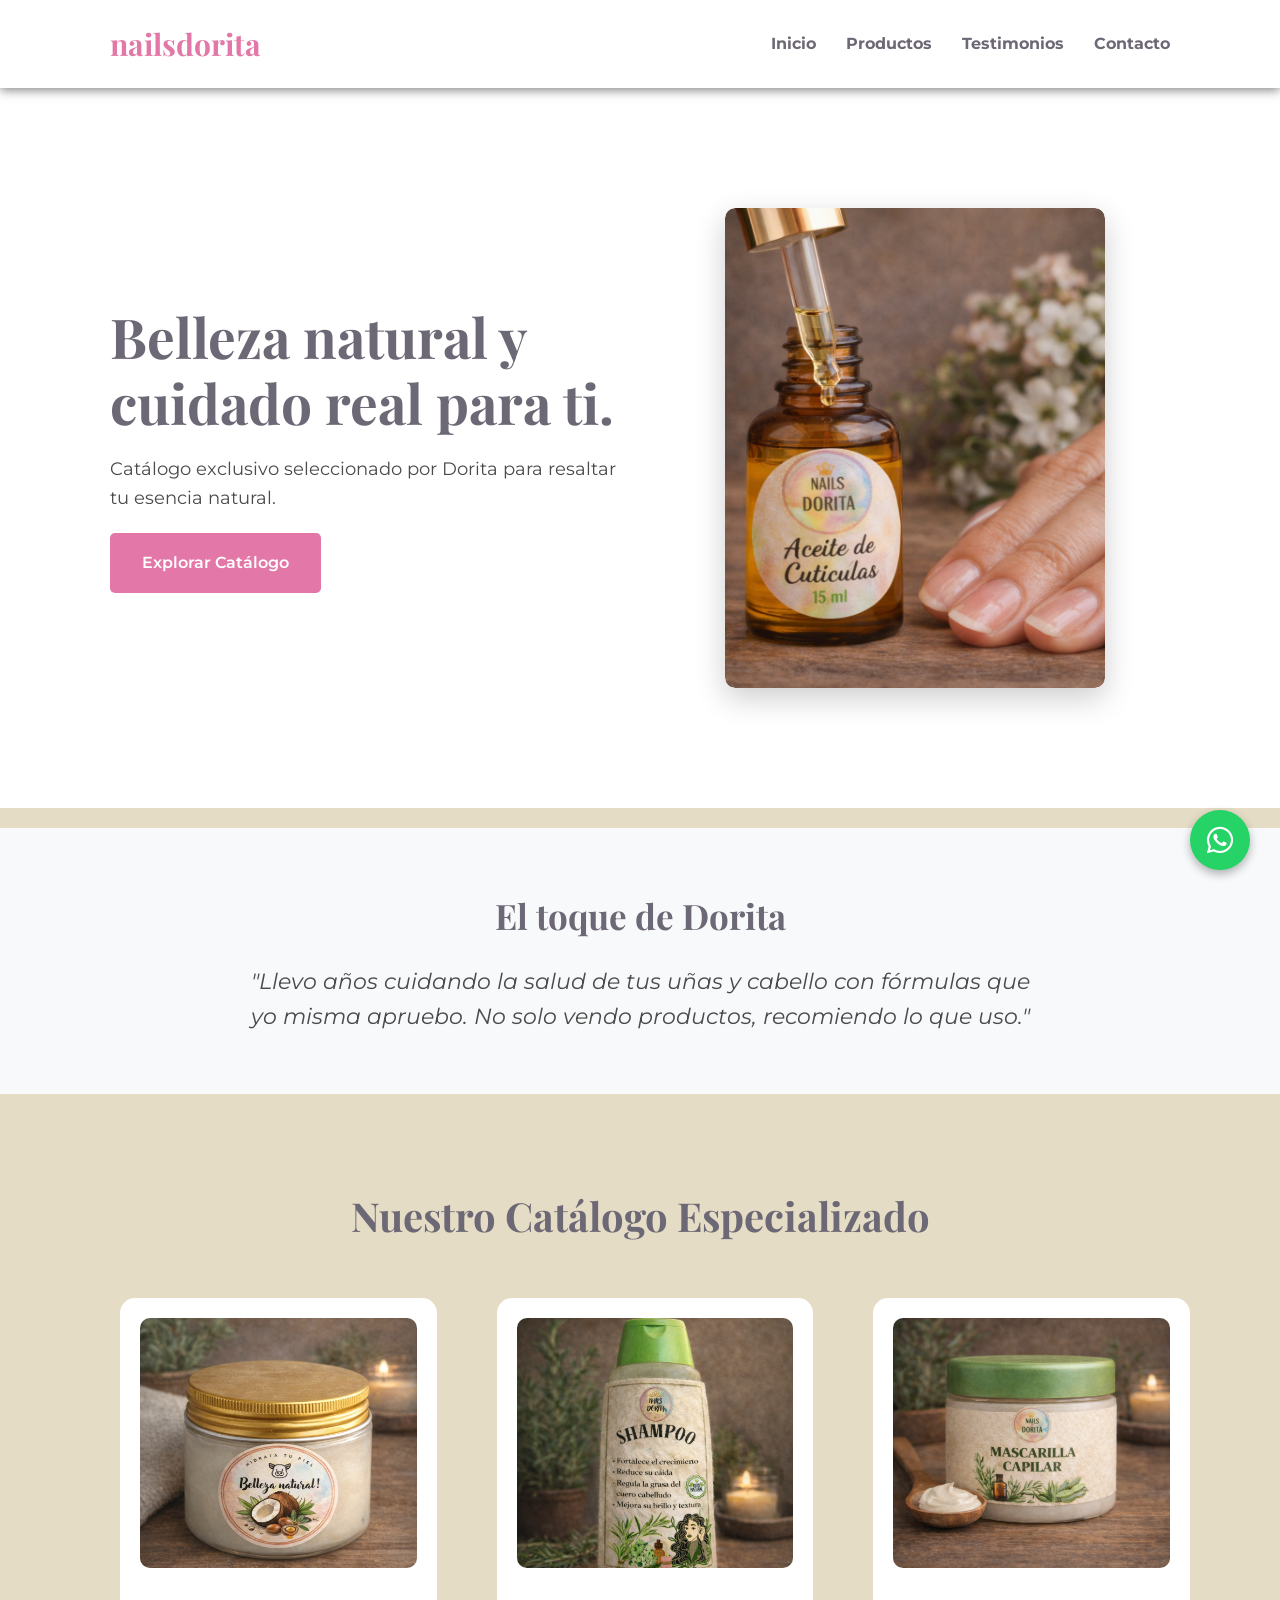
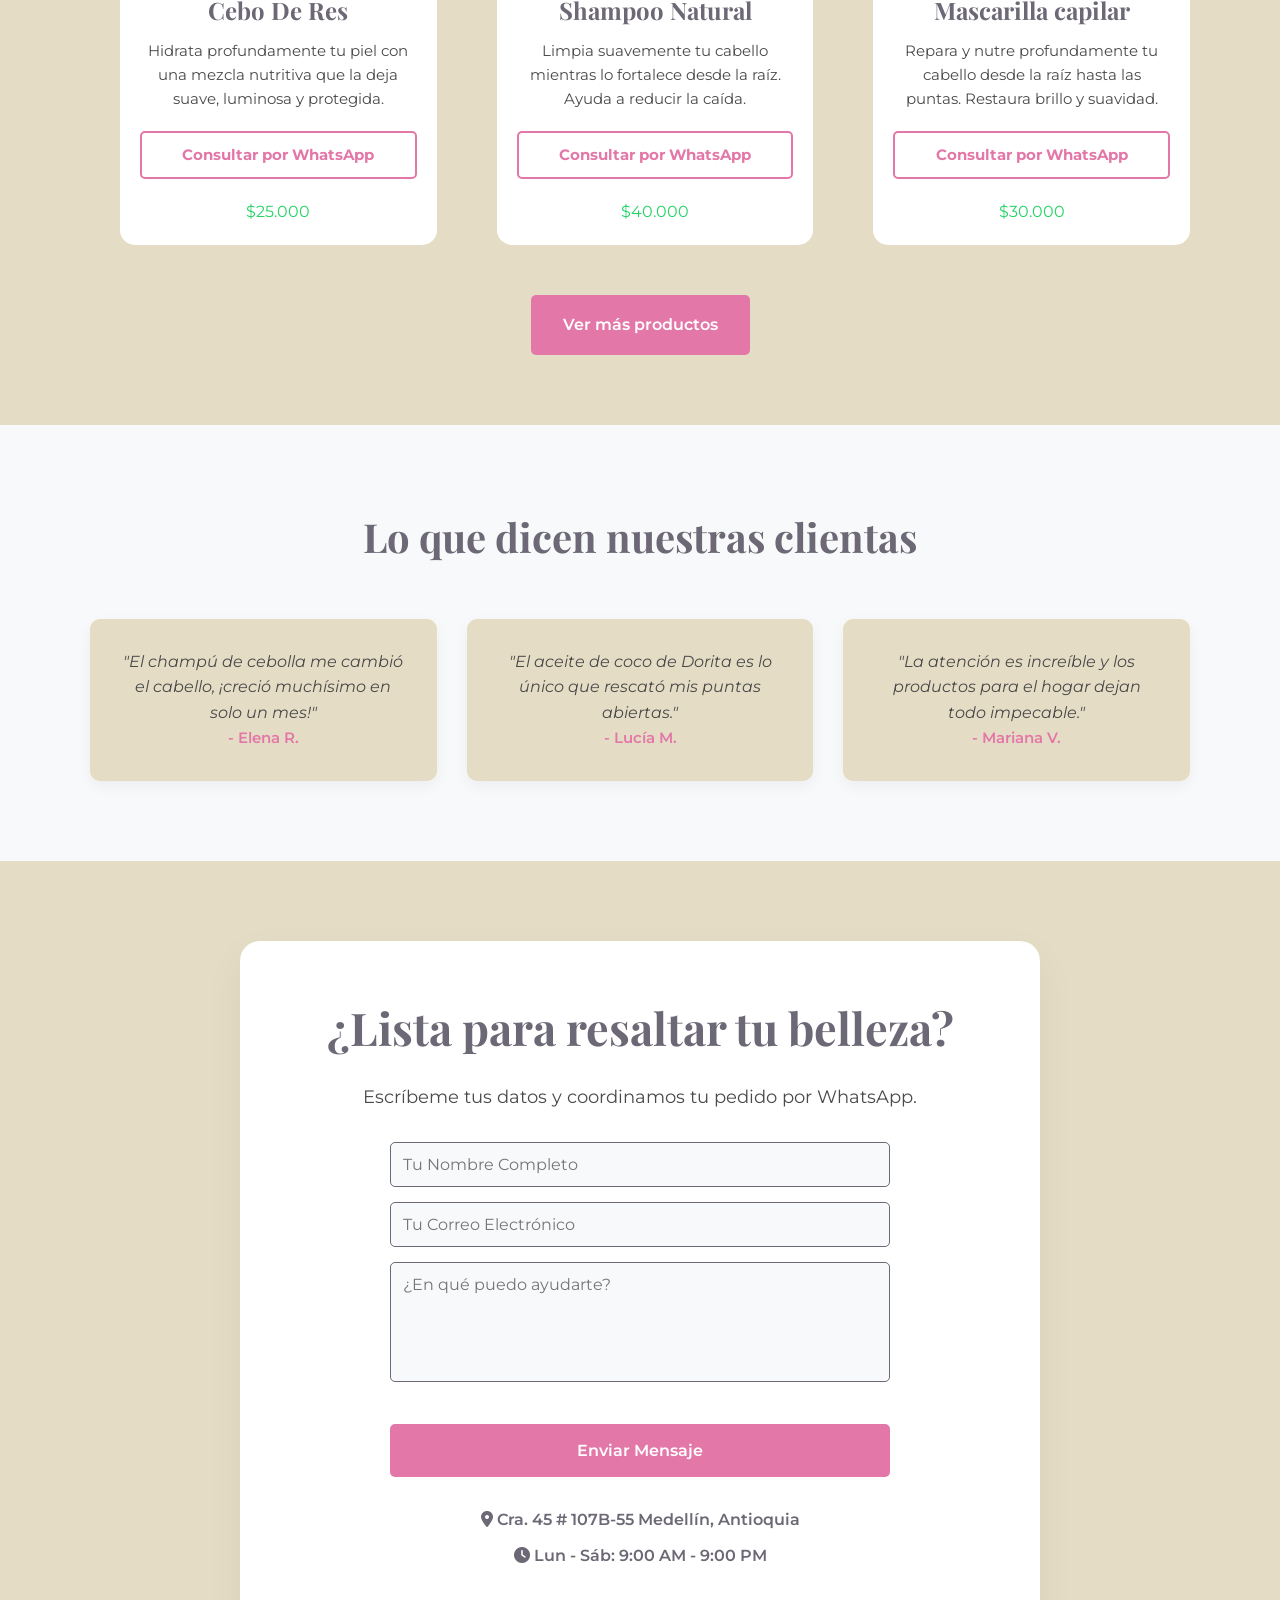
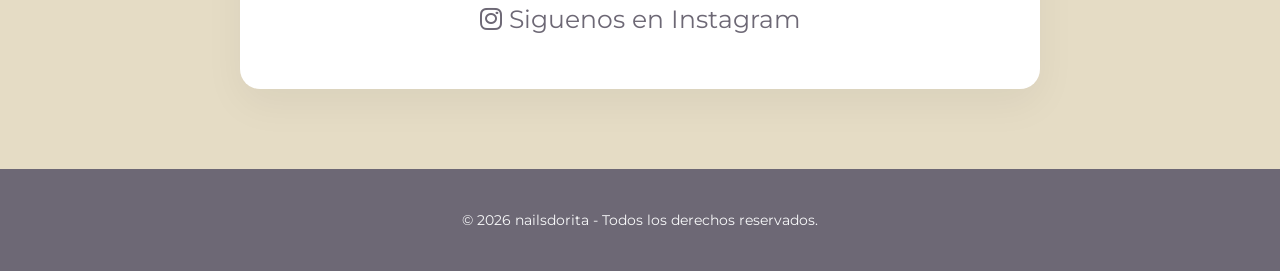
<file: index.html>
<!DOCTYPE html>
<html lang="es">
<head>
    <meta charset="UTF-8">
    <meta name="viewport" content="width=device-width, initial-scale=1.0">
    <title>Nails Dorita | Cuidado Natural & Lujo</title>
    <link href="https://fonts.googleapis.com/css2?family=Playfair+Display:ital,wght@0,400;0,700;1,400&family=Montserrat:wght@300;400;600&display=swap" rel="stylesheet">
    <link rel="stylesheet" href="https://cdnjs.cloudflare.com/ajax/libs/font-awesome/6.0.0/css/all.min.css">
    <link rel="stylesheet" href="style.css">
</head>
<body>

    <a href="https://wa.me/573126147597" class="boton-whatsapp" target="_blank">
        <i class="fab fa-whatsapp"></i>
    </a>

    <header>
        <div class="barra-navegacion">
            <div class="logotipo">nailsdorita</div>
            <nav class="navegacion">
                <input type="checkbox" id="check-menu">
                <label for="check-menu" class="menu-toggle">
                    <span></span>
                    <span></span>
                    <span></span>
                </label>
                <ul>
                    <li><a href="index.html">Inicio</a></li>
                    <li><a href="Productos.html">Productos</a></li>
                    <li><a href="#testimonios">Testimonios</a></li>
                    <li><a href="#contacto">Contacto</a></li>
                </ul>
            </nav>
        </div>
    </header>

    <main>
        <section id="inicio" class="portada">
            <div class="contenido-portada">
                <div class="texto-portada">
                    <h1>Belleza natural y cuidado real para ti.</h1>
                    <p>Catálogo exclusivo seleccionado por Dorita para resaltar tu esencia natural.</p>
                    <a href="#productos" class="boton-rosado">Explorar Catálogo</a>
                </div>
                <div class="foto-portada">
    <div class="slider-contenedor">
        <div class="slider-fotos">
            <img src="Aceite de cutículas.png" alt="aceite de cuticulas">
            <img src="CeboRes.png" alt="Cebo de res">
            <img src="ChampúNatural.png" alt="Shampoo Natural">
            <img src="MascarillaCapilar.png" alt="Mascarilla Capilar">
            <img src="Aceite de cutículas.png" alt="Aceite de cutículas">
            <img src="Exfoliante de cafe.png" alt="Exfoliante de cafe">
        </div>
    </div>
</div>
            </div>
        </section>

        <section class="acerca-de">
            <div class="margenes-pagina">
                <h2>El toque de Dorita</h2>
                <p>"Llevo años cuidando la salud de tus uñas y cabello con fórmulas que yo misma apruebo. No solo vendo productos, recomiendo lo que uso."</p>
            </div>
        </section>

        <section id="productos" class="seccion-productos">
            <div class="margenes-pagina">
                <h2 class="titulo-principal">Nuestro Catálogo Especializado</h2>
                
                <div class="rejilla-productos">
                    <a href="CeboRes.html">
                        <div class="carta-producto">
                        <div class="marco-foto">
                            <img src="CeboRes.png" alt="Cebo De Res">
                        </div>
                        <h3>Cebo De Res</h3>
                        <p>Hidrata profundamente tu piel con una mezcla nutritiva que la deja suave, luminosa y protegida.</p>
                        <a href="https://wa.me/573126147597?text=Hola%20Dorita,%20me%20interesa%20la%20Cebo%20de%20Res" target="_blank" class="boton-linea-rosada">Consultar por WhatsApp</a>
                        <span>$25.000</span>
                        </div>
                    </a>

                    <a href="shampooNatural.html">
                        <div class="carta-producto">
                            <div class="marco-foto">
                                <img src="ChampúNatural.png" alt="Shampoo Natural">
                            </div>
                            <h3>Shampoo Natural</h3>
                        <p>Limpia suavemente tu cabello mientras lo fortalece desde la raíz. Ayuda a reducir la caída.</p>
                        <a href="https://wa.me/573126147597?text=Hola%20Dorita,%20me%20interesa%20el%20Shampoo%20Natural" target="_blank" class="boton-linea-rosada">Consultar por WhatsApp</a>
                        <span>$40.000</span>
                        </div>
                    </a>

                    <a href="MascarillaCapilar.html">
                        <div class="carta-producto">
                            <div class="marco-foto">
                                <img src="MascarillaCapilar.png" alt="Mascarilla Capilar">
                            </div>
                            <h3>Mascarilla capilar</h3>
                            <p>Repara y nutre profundamente tu cabello desde la raíz hasta las puntas. Restaura brillo y suavidad.</p>
                            <a href="https://wa.me/573126147597?text=Hola%20Dorita,%20me%20interesa%20la%20Mascarilla%20Capilar" target="_blank" class="boton-linea-rosada">Consultar por WhatsApp</a>
                            <span>$30.000</span>
                        </div>
                    </a>
                    <a href="Productos.html" class="boton-rosado">Ver más productos</a>
                </div>
            </div>
        </section>

        <section id="testimonios" class="seccion-testimonios">
            <div class="margenes-pagina">
                <h2 class="titulo-principal">Lo que dicen nuestras clientas</h2>
                <div class="rejilla-testimonios">
                    <div class="carta-testimonio">
                        <p>"El champú de cebolla me cambió el cabello, ¡creció muchísimo en solo un mes!"</p>
                        <span>- Elena R.</span>
                    </div>
                    <div class="carta-testimonio">
                        <p>"El aceite de coco de Dorita es lo único que rescató mis puntas abiertas."</p>
                        <span>- Lucía M.</span>
                    </div>
                    <div class="carta-testimonio">
                        <p>"La atención es increíble y los productos para el hogar dejan todo impecable."</p>
                        <span>- Mariana V.</span>
                    </div>
                </div>
            </div>
        </section>

        <section id="contacto" class="seccion-contacto">
            <div class="margenes-pagina">
                <div class="banner-contacto">
                    <h2>¿Lista para resaltar tu belleza?</h2>
                    <p>Escríbeme tus datos y coordinamos tu pedido por WhatsApp.</p>
                <form action="">

                    <div class="formulario-contacto">
                        <div class="campo">
                            <input type="text" id="nombre-cliente" placeholder="Tu Nombre Completo" required>
                        </div>
                        <div class="campo">
                            <input type="email" id="correo-cliente" placeholder="Tu Correo Electrónico" required>
                        </div>
                        <div class="campo">
                            <textarea id="mensaje-cliente" placeholder="¿En qué puedo ayudarte?" required></textarea>
                        </div>
                        <button type="submit" class="boton-rosado">Enviar Mensaje</button>
                    </div>
                </form>
                    
                    <div class="info-adicional">
                        <a href="https://www.google.com/maps/place/Cra.+45+%23+107B-55,+Andalucia,+Medell%C3%ADn,+Popular,+Medell%C3%ADn,+Antioquia/@6.296663,-75.5528279,17z/data=!3m1!4b1!4m6!3m5!1s0x8e442f49d1fc0e5f:0x6e187fc43ac864d5!8m2!3d6.296663!4d-75.550253!16s%2Fg%2F11x7gvcnkt?entry=ttu&g_ep=EgoyMDI2MDQwNi4wIKXMDSoASAFQAw%3D%3D" target="_blank">
                            <p><i class="fas fa-map-marker-alt"></i> Cra. 45 # 107B-55 Medellín, Antioquia</p>
                        </a>
                            <p><i class="fas fa-clock"></i> Lun - Sáb: 9:00 AM - 9:00 PM</p>
                    </div>

                    <div class="redes-sociales-banner">
                        <a href="https://www.instagram.com/nailsdorita_05/" target="_blank"><i class="fab fa-instagram"></i> Siguenos en Instagram</a>
                    </div>
                </div>
            </div>
        </section>
    </main>

    <footer>
        <p>&copy; 2026 nailsdorita - Todos los derechos reservados.</p>
    </footer>

</body>
</html>
</file>
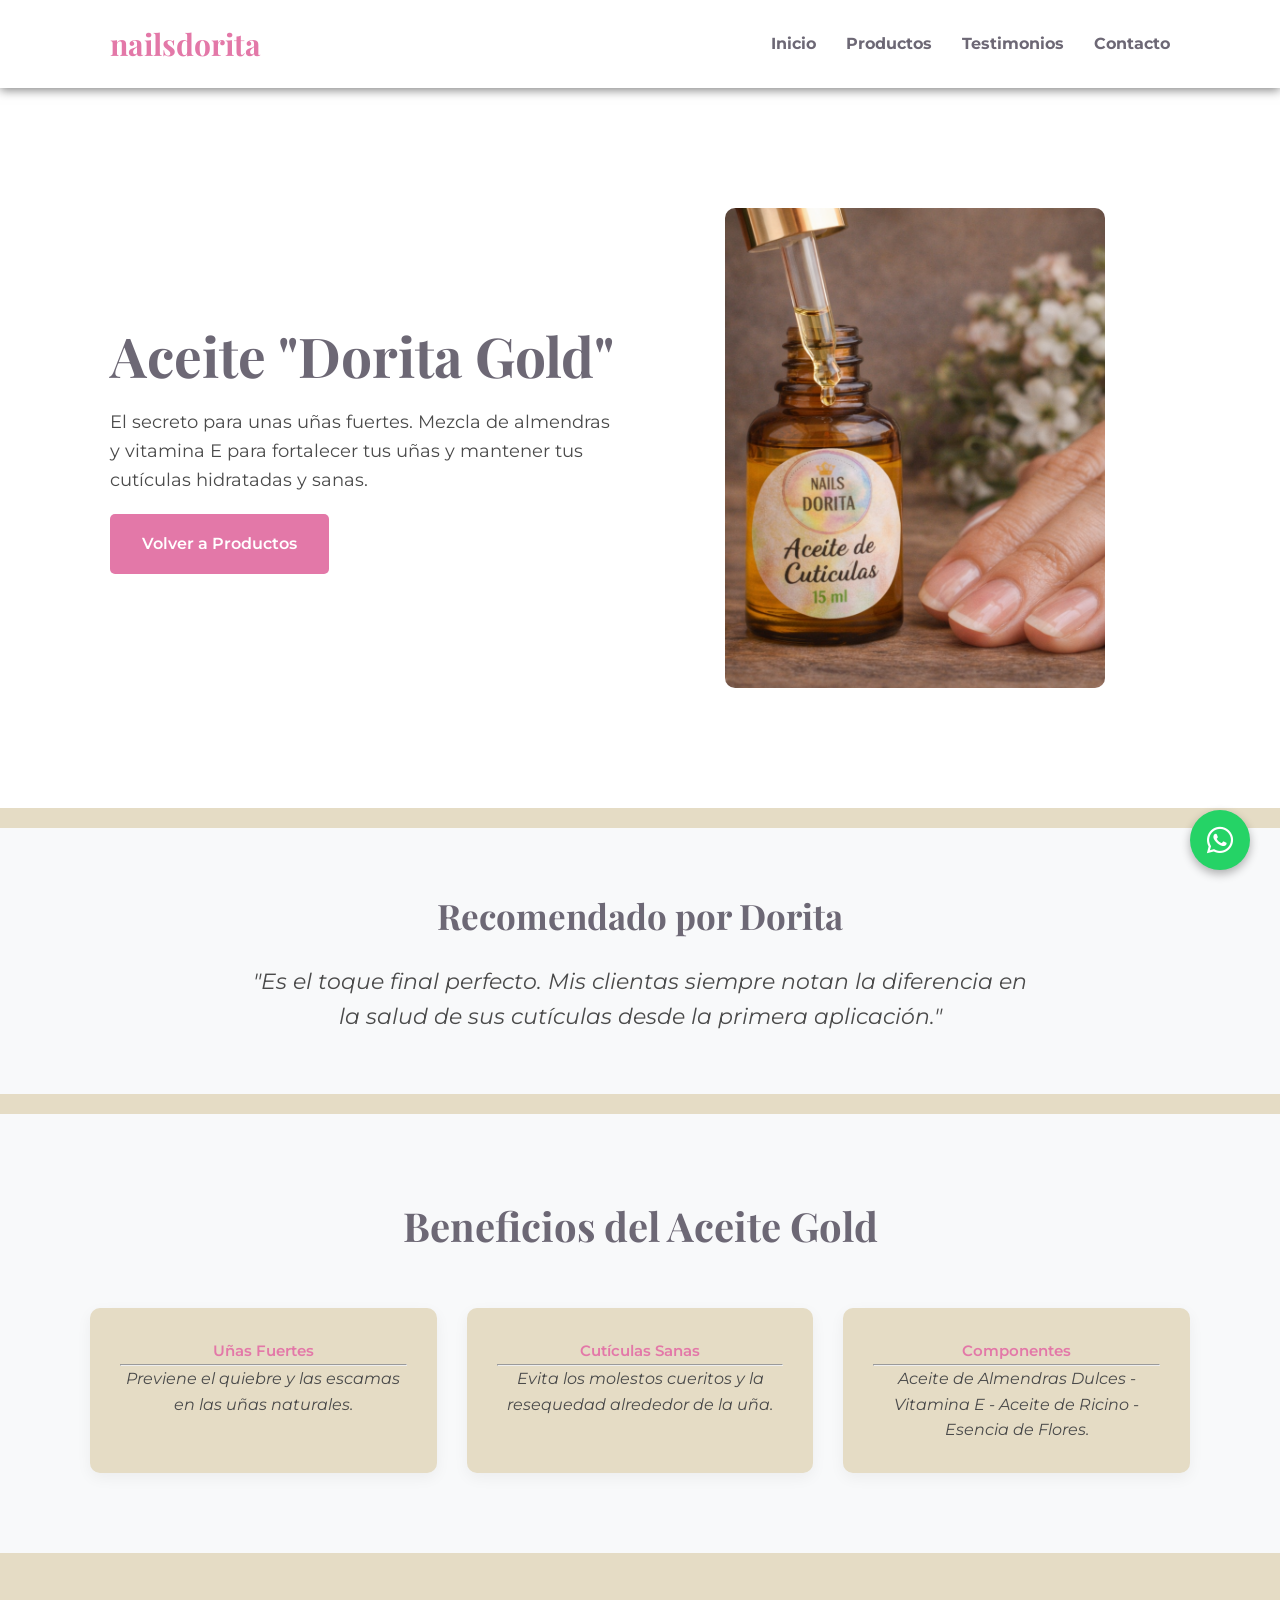
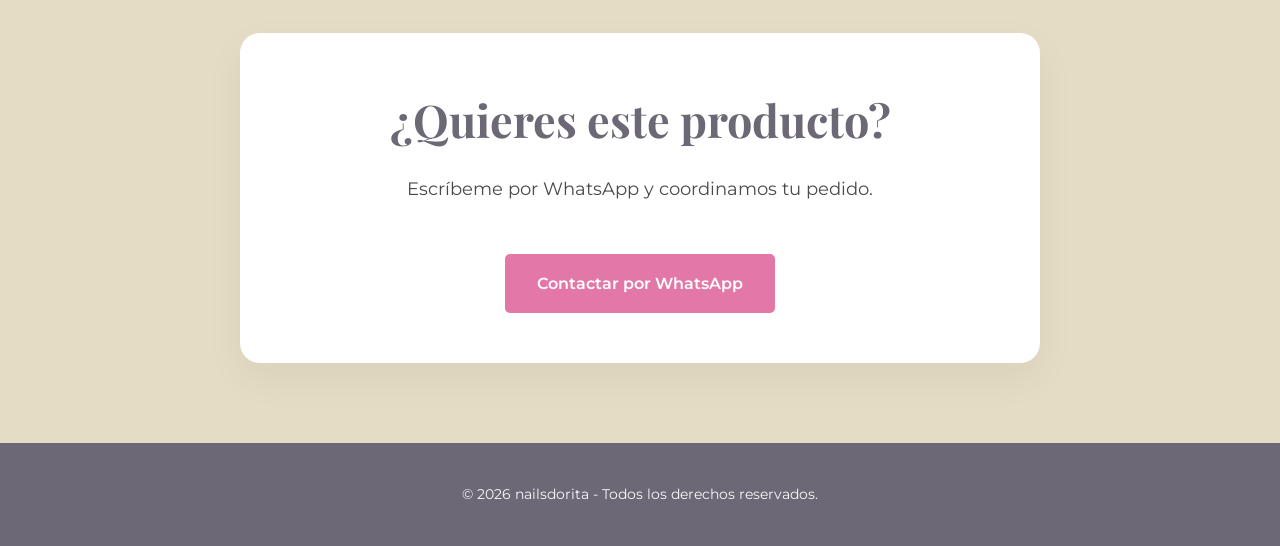
<file: AceiteCuticulas.html>
<!DOCTYPE html>
<html lang="es">
<head>
    <meta charset="UTF-8">
    <meta name="viewport" content="width=device-width, initial-scale=1.0">
    <title>Aceite Gold | Nails Dorita</title>
    <link href="https://fonts.googleapis.com/css2?family=Playfair+Display:ital,wght@0,400;0,700;1,400&family=Montserrat:wght@300;400;600&display=swap" rel="stylesheet">
    <link rel="stylesheet" href="https://cdnjs.cloudflare.com/ajax/libs/font-awesome/6.0.0/css/all.min.css">
    <link rel="stylesheet" href="style.css">
</head>
<body>

    <a href="https://wa.me/573126147597" class="boton-whatsapp" target="_blank">
        <i class="fab fa-whatsapp"></i>
    </a>

    <header>
        <div class="barra-navegacion">
            <div class="logotipo">nailsdorita</div>
            <nav class="navegacion">
                <input type="checkbox" id="check-menu">
                <label for="check-menu" class="menu-toggle">
                    <span></span><span></span><span></span>
                </label>
                <ul>
                    <li><a href="index.html">Inicio</a></li>
                    <li><a href="Productos.html">Productos</a></li>
                    <li><a href="index.html#testimonios">Testimonios</a></li>
                    <li><a href="index.html#contacto">Contacto</a></li>
                </ul>
            </nav>
        </div>
    </header>

    <main>
        <section class="portada">
            <div class="contenido-portada">
                <div class="texto-portada">
                    <h1>Aceite "Dorita Gold"</h1>
                    <p>El secreto para unas uñas fuertes. Mezcla de almendras y vitamina E para fortalecer tus uñas y mantener tus cutículas hidratadas y sanas.</p>
                    <a href="Productos.html" class="boton-rosado">Volver a Productos</a>
                </div>
                <div class="foto-portada">
                    <img src="Aceite de cutículas.png" alt="Aceite Gold">
                </div>
            </div>
        </section>

        <section class="acerca-de">
            <div class="margenes-pagina">
                <h2>Recomendado por Dorita</h2>
                <p>"Es el toque final perfecto. Mis clientas siempre notan la diferencia en la salud de sus cutículas desde la primera aplicación."</p>
            </div>
        </section>

        <section class="seccion-testimonios">
            <div class="margenes-pagina">
                <h2 class="titulo-principal">Beneficios del Aceite Gold</h2>
                <div class="rejilla-testimonios">
                    <div class="carta-testimonio">
                        <span>Uñas Fuertes</span><hr>
                        <p>Previene el quiebre y las escamas en las uñas naturales.</p>
                    </div>
                    <div class="carta-testimonio">
                        <span>Cutículas Sanas</span><hr>
                        <p>Evita los molestos cueritos y la resequedad alrededor de la uña.</p>
                    </div>
                    <div class="carta-testimonio">
                        <span>Componentes</span><hr>
                        <p>Aceite de Almendras Dulces - Vitamina E - Aceite de Ricino - Esencia de Flores.</p>
                    </div>
                </div>
            </div>
        </section>

        <section class="seccion-contacto">
            <div class="margenes-pagina">
                <div class="banner-contacto">
                    <h2>¿Quieres este producto?</h2>
                    <p>Escríbeme por WhatsApp y coordinamos tu pedido.</p>
                    <a href="https://wa.me/573126147597?text=Hola%20Dorita,%20me%20interesa%20el%20Aceite%20Gold" target="_blank" class="boton-rosado">Contactar por WhatsApp</a>
                </div>
            </div>
        </section>
    </main>

    <footer>
        <p>&copy; 2026 nailsdorita - Todos los derechos reservados.</p>
    </footer>
</body>
</html>
</file>
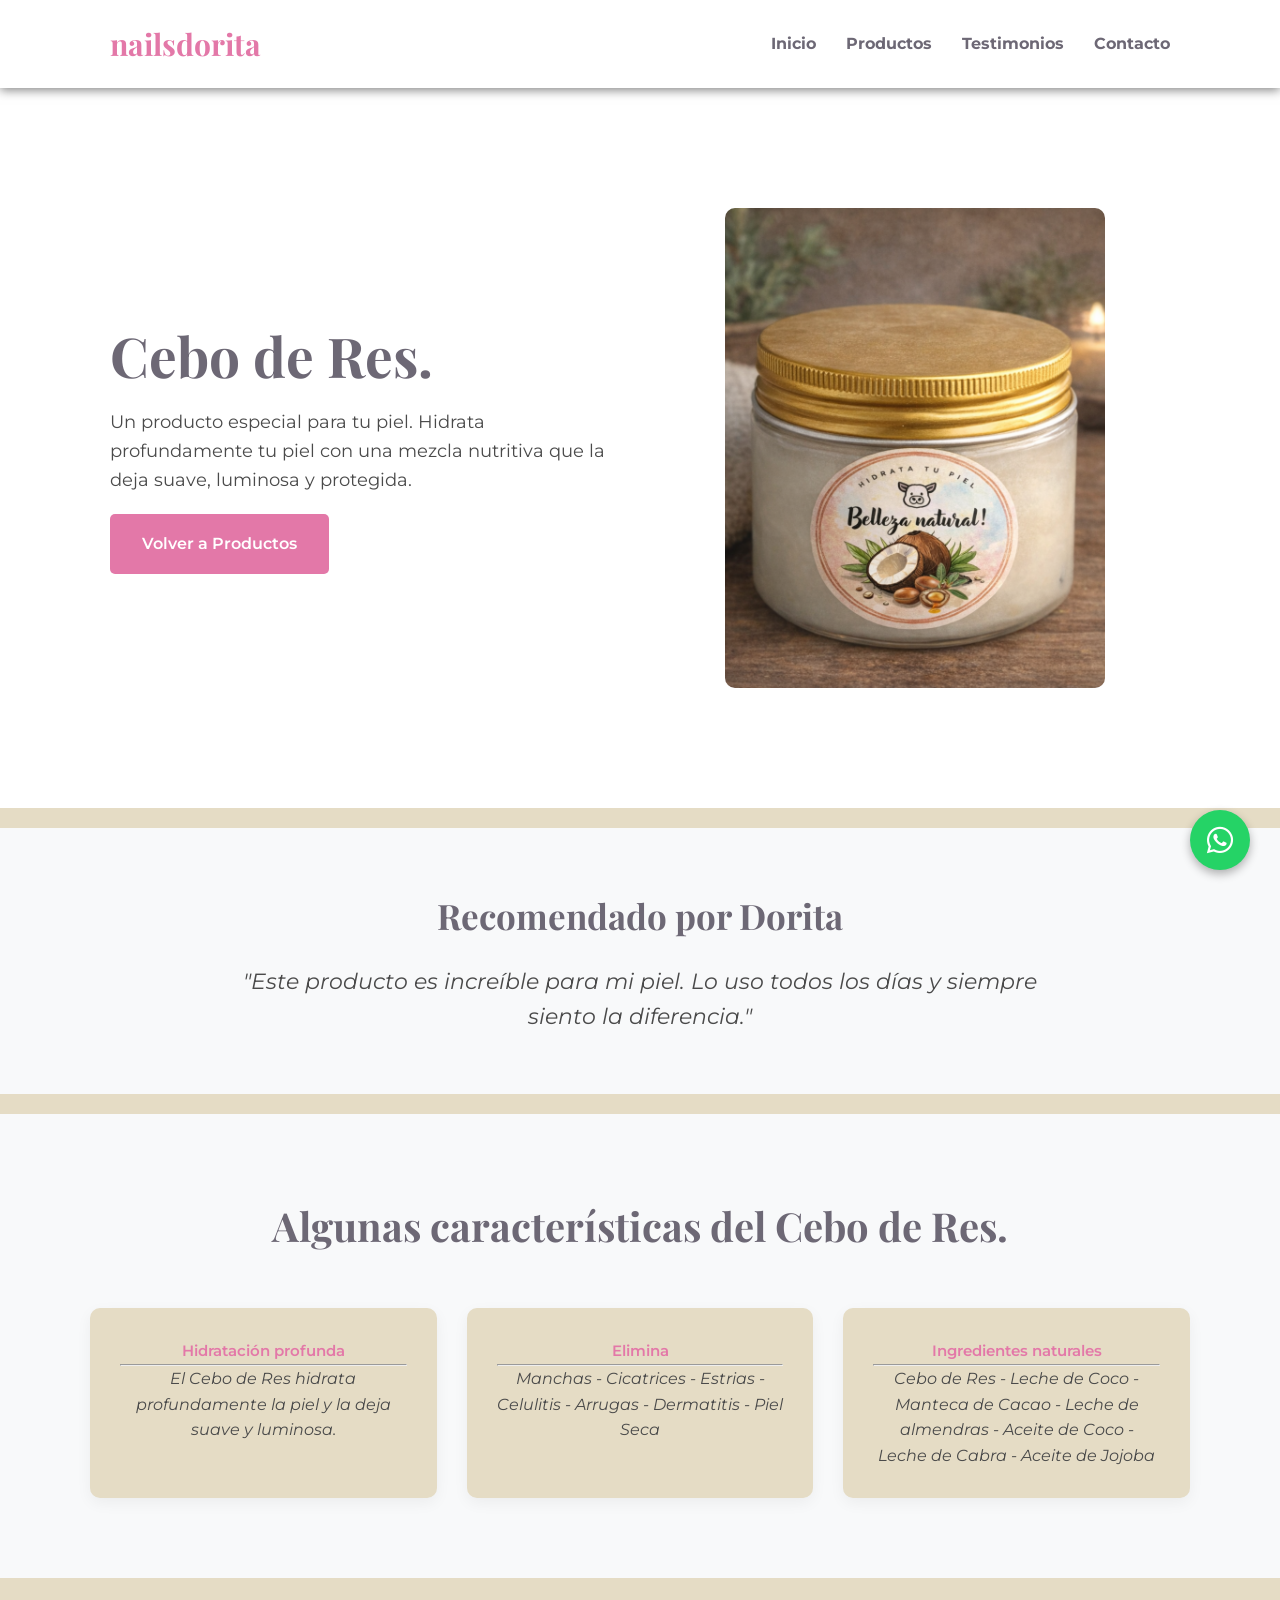
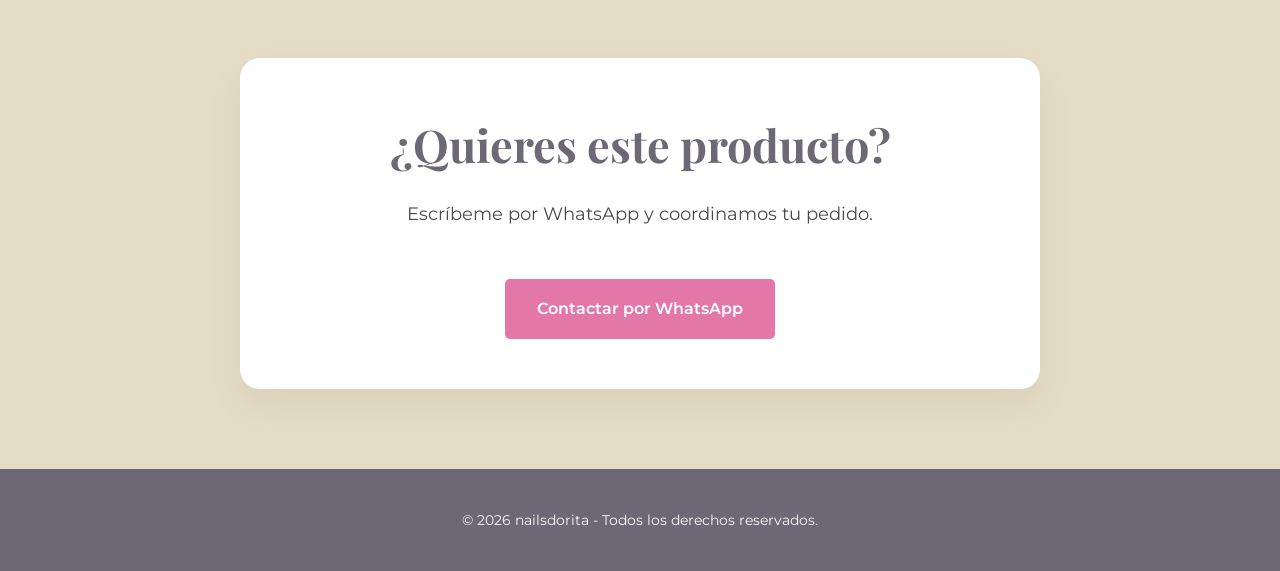
<file: CeboRes.html>
<!DOCTYPE html>
<html lang="es">
<head>
    <meta charset="UTF-8">
    <meta name="viewport" content="width=device-width, initial-scale=1.0">
    <title>Nails Dorita | Cuidado Natural & Lujo</title>
    <link href="https://fonts.googleapis.com/css2?family=Playfair+Display:ital,wght@0,400;0,700;1,400&family=Montserrat:wght@300;400;600&display=swap" rel="stylesheet">
    <link rel="stylesheet" href="https://cdnjs.cloudflare.com/ajax/libs/font-awesome/6.0.0/css/all.min.css">
    <link rel="stylesheet" href="style.css">
</head>
<body>

    <a href="https://wa.me/573126147597" class="boton-whatsapp" target="_blank">
        <i class="fab fa-whatsapp"></i>
    </a>

    <header>
        <div class="barra-navegacion">
            <div class="logotipo">nailsdorita</div>
            <nav class="navegacion">
                <input type="checkbox" id="check-menu">
                <label for="check-menu" class="menu-toggle">
                    <span></span>
                    <span></span>
                    <span></span>
                </label>
                <ul>
                    <li><a href="index.html">Inicio</a></li>
                    <li><a href="Productos.html">Productos</a></li>
                    <li><a href="#testimonios">Testimonios</a></li>
                    <li><a href="#contacto">Contacto</a></li>
                </ul>
            </nav>
        </div>
    </header>

    <main>
        <section id="inicio" class="portada">
            <div class="contenido-portada">
                <div class="texto-portada">
                    <h1>Cebo de Res.</h1>
                    <p>Un producto especial para tu piel. Hidrata profundamente tu piel con una mezcla nutritiva que la deja suave, luminosa y protegida.</p>
                    <a href="Productos.html" class="boton-rosado">Volver a Productos</a>
                </div>
                <div class="foto-portada">
                    <img src="CeboRes.png" alt="Cebo de Res">
                </div>
            </div>
        </section>

        <section class="acerca-de">
            <div class="margenes-pagina">
                <h2>Recomendado por Dorita</h2>
                <p>"Este producto es increíble para mi piel. Lo uso todos los días y siempre siento la diferencia."</p>
            </div>
        </section>

        <section id="testimonios" class="seccion-testimonios">
            <div class="margenes-pagina">
                <h2 class="titulo-principal">Algunas características del Cebo de Res.</h2>
                <div class="rejilla-testimonios">
                    <div class="carta-testimonio">
                        <span>Hidratación profunda</span><hr>
                        <p>El Cebo de Res hidrata profundamente la piel y la deja suave y luminosa.</p>
                    </div>
                    <div class="carta-testimonio">
                        <span>Elimina</span><hr>
                        <p>Manchas - Cicatrices - Estrias - Celulitis - Arrugas - Dermatitis - Piel Seca</p>
                    </div>
                    <div class="carta-testimonio">
                        <span>Ingredientes naturales</span><hr>
                        <p>Cebo de Res - Leche de Coco - Manteca de Cacao - Leche de almendras - Aceite de Coco - Leche de Cabra - Aceite de Jojoba</p>
                    </div>
                </div>
            </div>
        </section>

        <section id="contacto" class="seccion-contacto">
            <div class="margenes-pagina">
                <div class="banner-contacto">
                    <h2>¿Quieres este producto?</h2>
                    <p>Escríbeme por WhatsApp y coordinamos tu pedido.</p>

                    <a href="https://wa.me/573126147597?text=Hola%20Dorita,%20me%20interesa%20el%20Cebo%20de%20Res" target="_blank" class="boton-rosado">Contactar por WhatsApp</a>
                </div>
            </div>
        </section>
    </main>

    <footer>
        <p>&copy; 2026 nailsdorita - Todos los derechos reservados.</p>
    </footer>
</body>
</html>
</file>
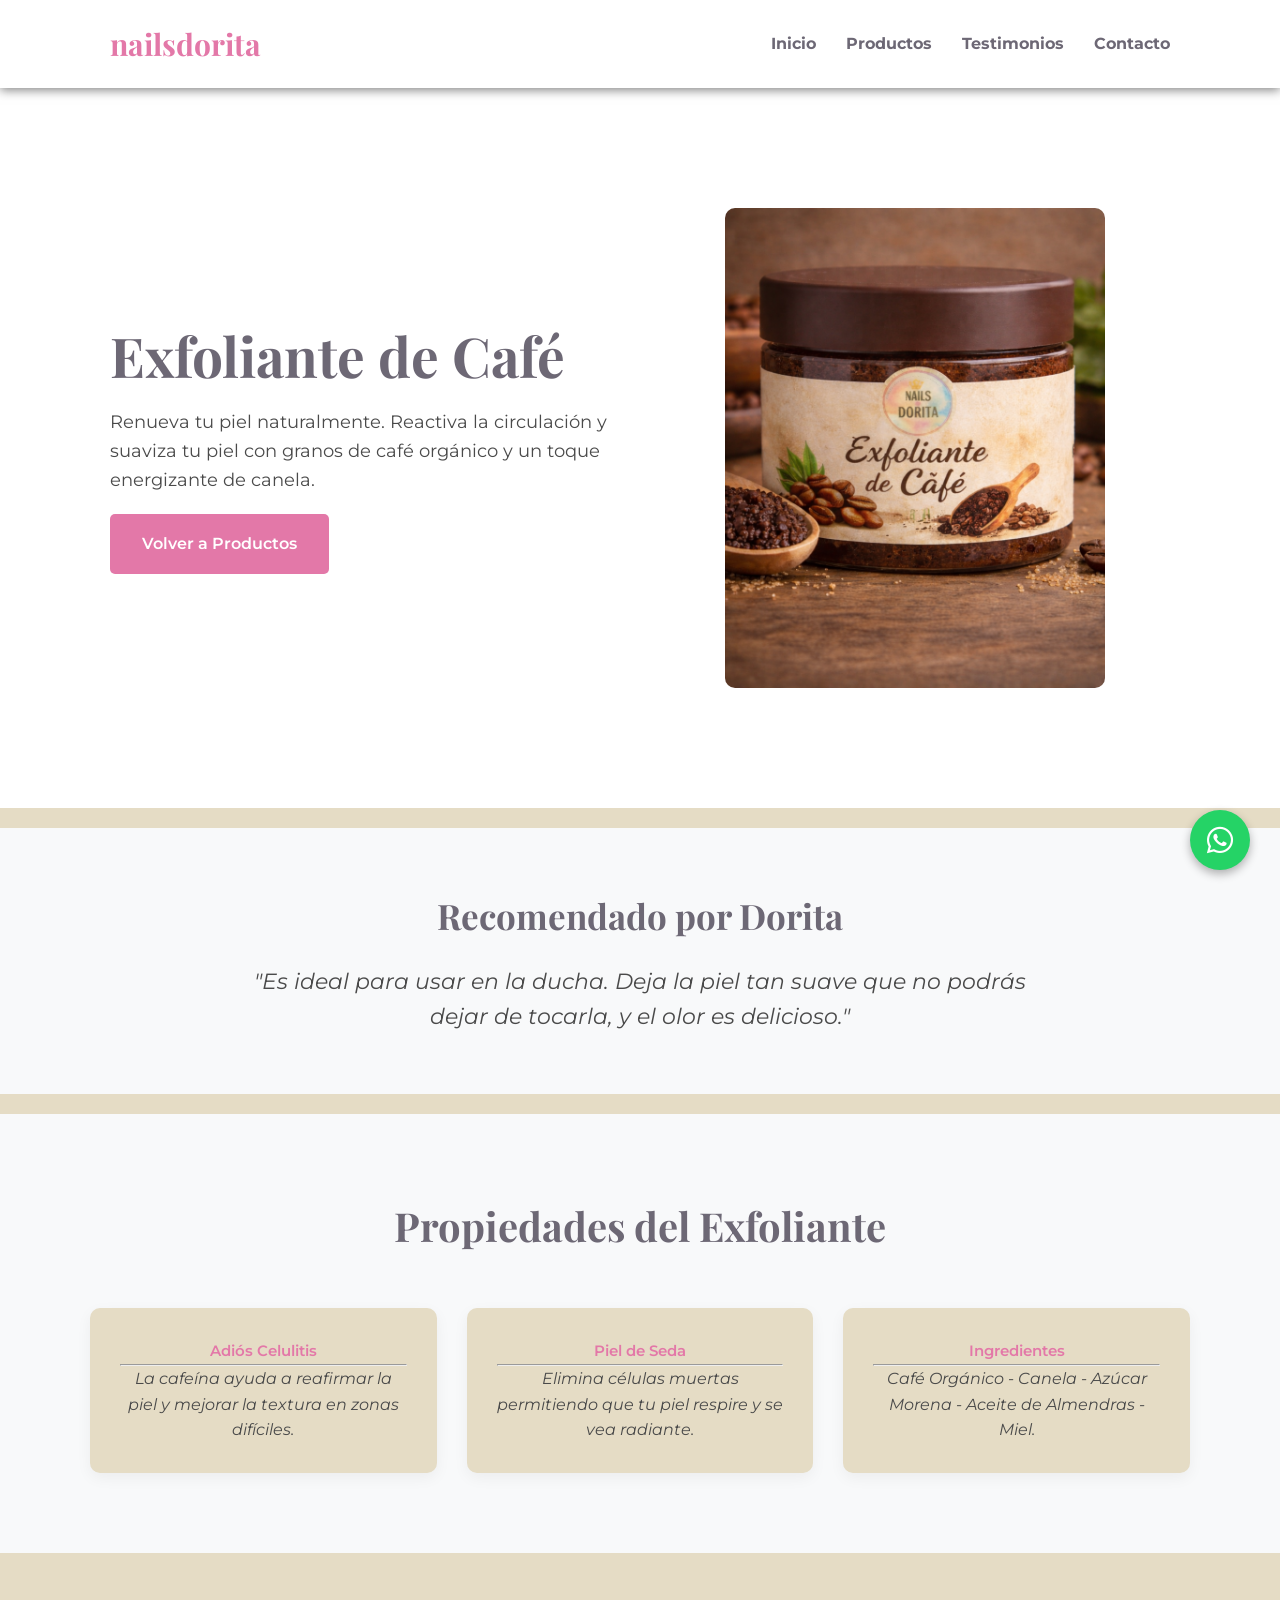
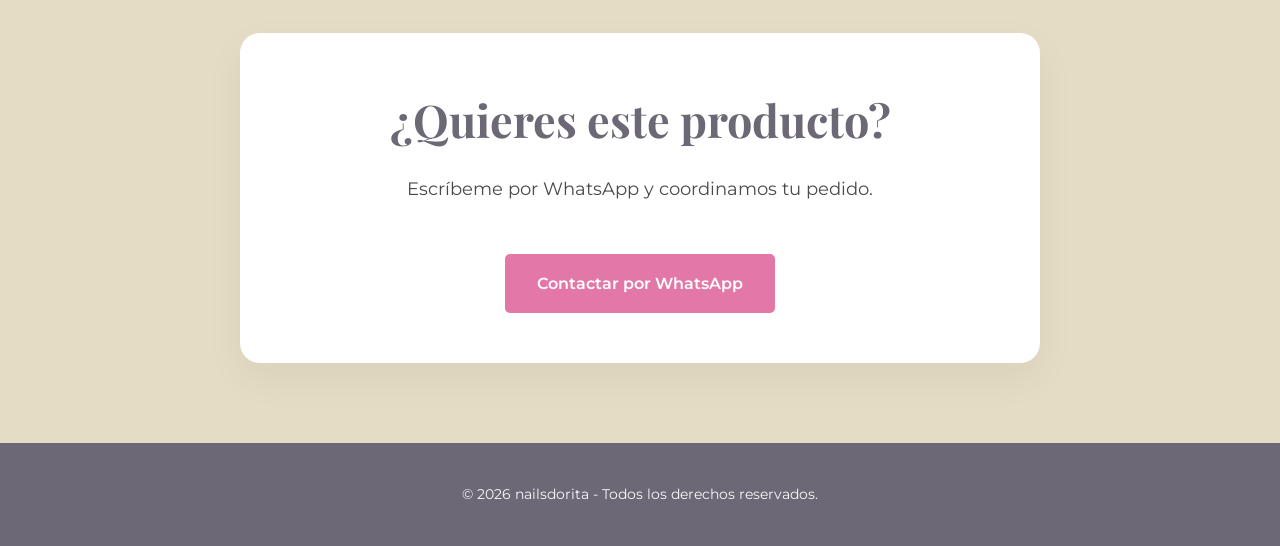
<file: ExfolianteCafe.html>
<!DOCTYPE html>
<html lang="es">
<head>
    <meta charset="UTF-8">
    <meta name="viewport" content="width=device-width, initial-scale=1.0">
    <title>Exfoliante Artesanal | Nails Dorita</title>
    <link href="https://fonts.googleapis.com/css2?family=Playfair+Display:ital,wght@0,400;0,700;1,400&family=Montserrat:wght@300;400;600&display=swap" rel="stylesheet">
    <link rel="stylesheet" href="https://cdnjs.cloudflare.com/ajax/libs/font-awesome/6.0.0/css/all.min.css">
    <link rel="stylesheet" href="style.css">
</head>
<body>

    <a href="https://wa.me/573126147597" class="boton-whatsapp" target="_blank">
        <i class="fab fa-whatsapp"></i>
    </a>

    <header>
        <div class="barra-navegacion">
            <div class="logotipo">nailsdorita</div>
            <nav class="navegacion">
                <input type="checkbox" id="check-menu">
                <label for="check-menu" class="menu-toggle">
                    <span></span><span></span><span></span>
                </label>
                <ul>
                    <li><a href="index.html">Inicio</a></li>
                    <li><a href="Productos.html">Productos</a></li>
                    <li><a href="index.html#testimonios">Testimonios</a></li>
                    <li><a href="index.html#contacto">Contacto</a></li>
                </ul>
            </nav>
        </div>
    </header>

    <main>
        <section class="portada">
            <div class="contenido-portada">
                <div class="texto-portada">
                    <h1>Exfoliante de Café</h1>
                    <p>Renueva tu piel naturalmente. Reactiva la circulación y suaviza tu piel con granos de café orgánico y un toque energizante de canela.</p>
                    <a href="Productos.html" class="boton-rosado">Volver a Productos</a>
                </div>
                <div class="foto-portada">
                    <img src="Exfoliante de cafe.png" alt="Exfoliante de Café">
                </div>
            </div>
        </section>

        <section class="acerca-de">
            <div class="margenes-pagina">
                <h2>Recomendado por Dorita</h2>
                <p>"Es ideal para usar en la ducha. Deja la piel tan suave que no podrás dejar de tocarla, y el olor es delicioso."</p>
            </div>
        </section>

        <section class="seccion-testimonios">
            <div class="margenes-pagina">
                <h2 class="titulo-principal">Propiedades del Exfoliante</h2>
                <div class="rejilla-testimonios">
                    <div class="carta-testimonio">
                        <span>Adiós Celulitis</span><hr>
                        <p>La cafeína ayuda a reafirmar la piel y mejorar la textura en zonas difíciles.</p>
                    </div>
                    <div class="carta-testimonio">
                        <span>Piel de Seda</span><hr>
                        <p>Elimina células muertas permitiendo que tu piel respire y se vea radiante.</p>
                    </div>
                    <div class="carta-testimonio">
                        <span>Ingredientes</span><hr>
                        <p>Café Orgánico - Canela - Azúcar Morena - Aceite de Almendras - Miel.</p>
                    </div>
                </div>
            </div>
        </section>

        <section class="seccion-contacto">
            <div class="margenes-pagina">
                <div class="banner-contacto">
                    <h2>¿Quieres este producto?</h2>
                    <p>Escríbeme por WhatsApp y coordinamos tu pedido.</p>
                    <a href="https://wa.me/573126147597?text=Hola%20Dorita,%20me%20interesa%20el%20Exfoliante%20de%20Cafe" target="_blank" class="boton-rosado">Contactar por WhatsApp</a>
                </div>
            </div>
        </section>
    </main>

    <footer>
        <p>&copy; 2026 nailsdorita - Todos los derechos reservados.</p>
    </footer>
</body>
</html>
</file>
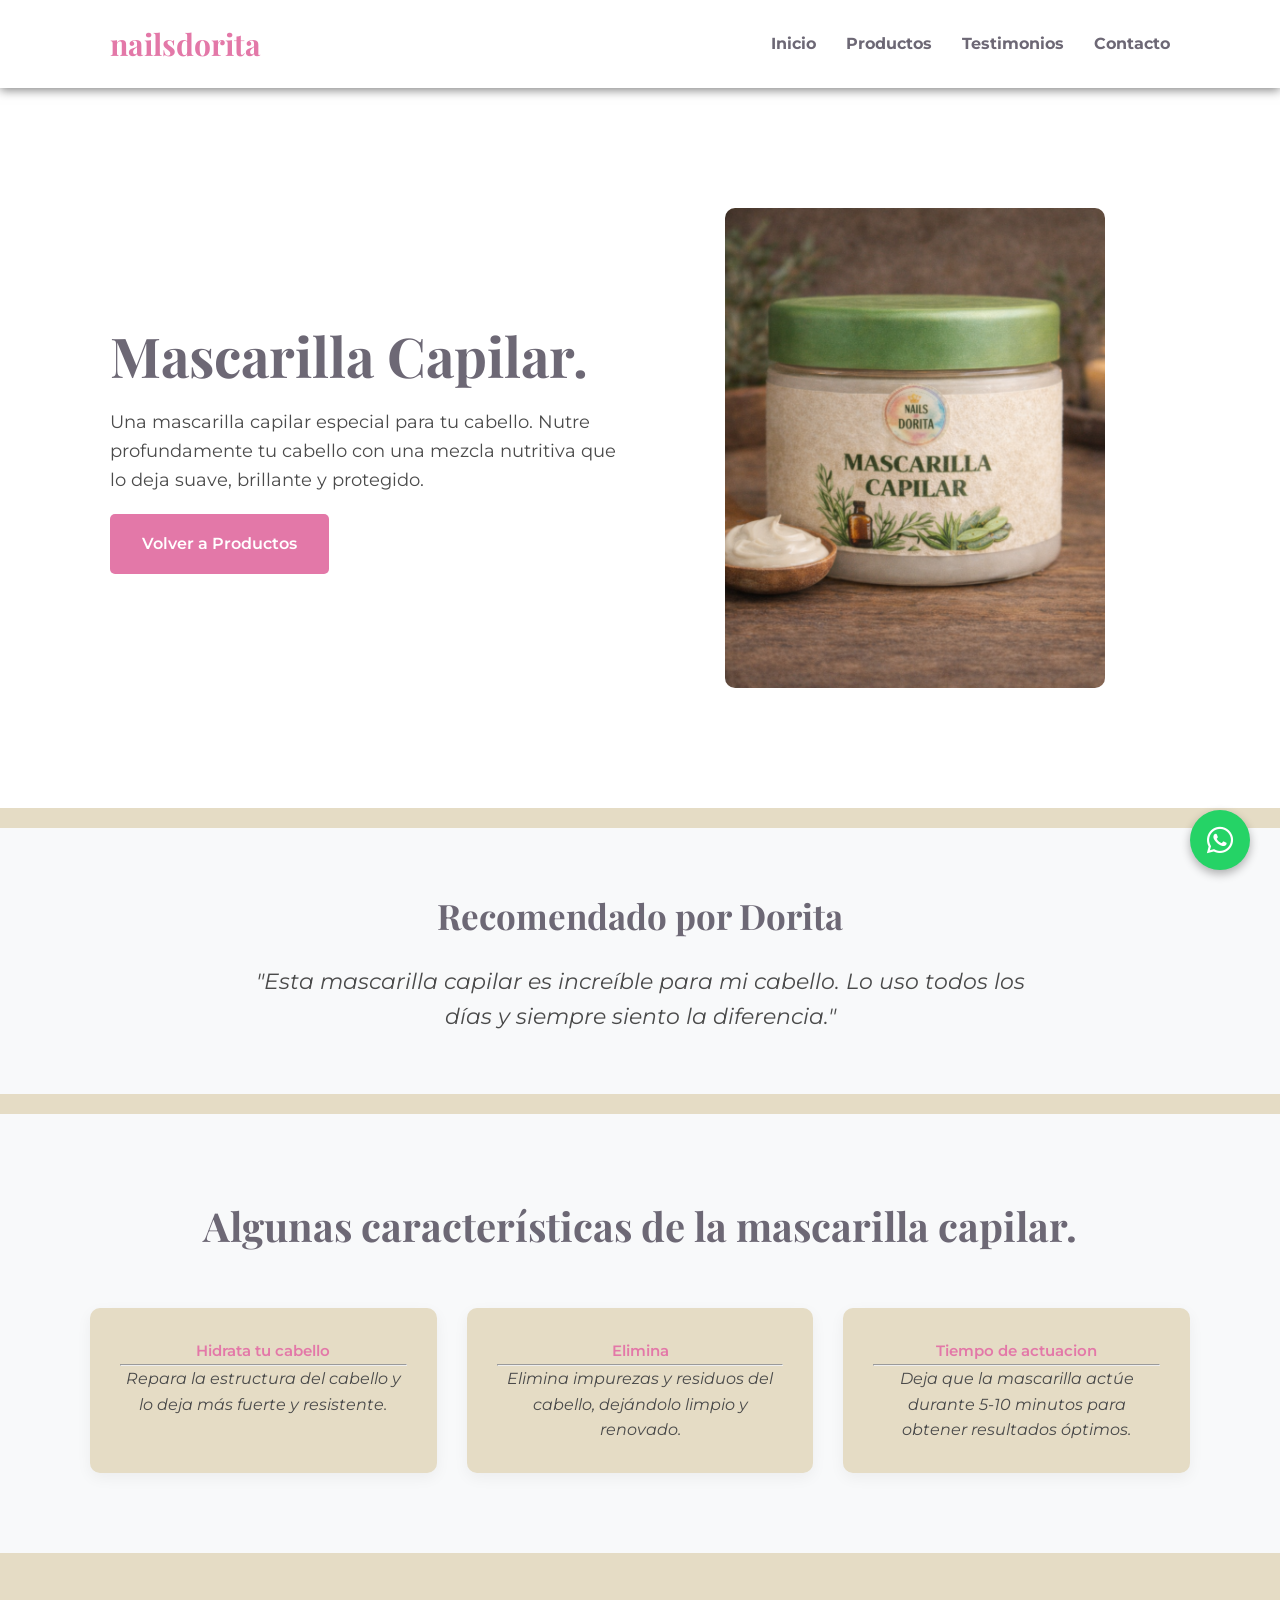
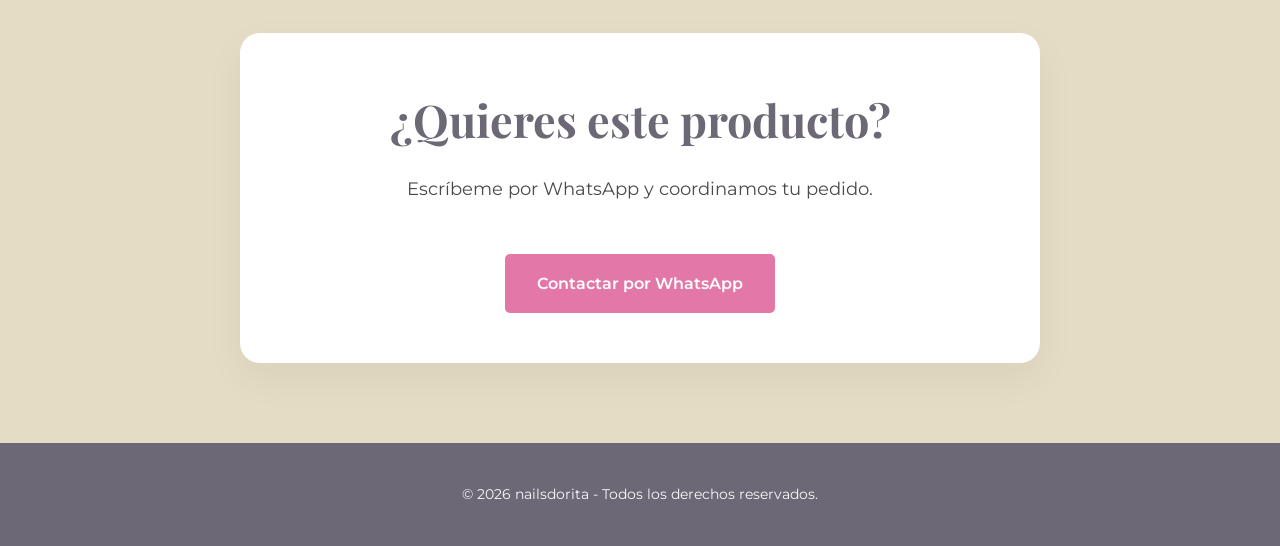
<file: MascarillaCapilar.html>
<!DOCTYPE html>
<html lang="es">
<head>
    <meta charset="UTF-8">
    <meta name="viewport" content="width=device-width, initial-scale=1.0">
    <title>Nails Dorita | Cuidado Natural & Lujo</title>
    <link href="https://fonts.googleapis.com/css2?family=Playfair+Display:ital,wght@0,400;0,700;1,400&family=Montserrat:wght@300;400;600&display=swap" rel="stylesheet">
    <link rel="stylesheet" href="https://cdnjs.cloudflare.com/ajax/libs/font-awesome/6.0.0/css/all.min.css">
    <link rel="stylesheet" href="style.css">
</head>
<body>

    <a href="https://wa.me/573126147597" class="boton-whatsapp" target="_blank">
        <i class="fab fa-whatsapp"></i>
    </a>

    <header>
        <div class="barra-navegacion">
            <div class="logotipo">nailsdorita</div>
            <nav class="navegacion">
                <input type="checkbox" id="check-menu">
                <label for="check-menu" class="menu-toggle">
                    <span></span>
                    <span></span>
                    <span></span>
                </label>
                <ul>
                    <li><a href="index.html">Inicio</a></li>
                    <li><a href="Productos.html">Productos</a></li>
                    <li><a href="#testimonios">Testimonios</a></li>
                    <li><a href="#contacto">Contacto</a></li>
                </ul>
            </nav>
        </div>
    </header>

    <main>
        <section id="inicio" class="portada">
            <div class="contenido-portada">
                <div class="texto-portada">
                    <h1>Mascarilla Capilar.</h1>
                    <p>Una mascarilla capilar especial para tu cabello. Nutre profundamente tu cabello con una mezcla nutritiva que lo deja suave, brillante y protegido.</p>
                    <a href="Productos.html" class="boton-rosado">Volver a Productos</a>
                </div>
                <div class="foto-portada">
                    <img src="MascarillaCapilar.png" alt="Mascarilla Capilar">
                </div>
            </div>
        </section>

        <section class="acerca-de">
            <div class="margenes-pagina">
                <h2>Recomendado por Dorita</h2>
                <p>"Esta mascarilla capilar es increíble para mi cabello. Lo uso todos los días y siempre siento la diferencia."</p>
            </div>
        </section>

        <section id="testimonios" class="seccion-testimonios">
            <div class="margenes-pagina">
                <h2 class="titulo-principal">Algunas características de la mascarilla capilar.</h2>
                <div class="rejilla-testimonios">
                    <div class="carta-testimonio">
                        <span>Hidrata tu cabello</span><hr>
                        <p>Repara la estructura del cabello y lo deja más fuerte y resistente.</p>
                    </div>
                    <div class="carta-testimonio">
                        <span>Elimina</span><hr>
                        <p>Elimina impurezas y residuos del cabello, dejándolo limpio y renovado.</p>
                    </div>
                    <div class="carta-testimonio">
                        <span>Tiempo de actuacion</span><hr>
                        <p>Deja que la mascarilla actúe durante 5-10 minutos para obtener resultados óptimos.</p>
                    </div>
                </div>
            </div>
        </section>

        <section id="contacto" class="seccion-contacto">
            <div class="margenes-pagina">
                <div class="banner-contacto">
                    <h2>¿Quieres este producto?</h2>
                    <p>Escríbeme por WhatsApp y coordinamos tu pedido.</p>

                    <a href="https://wa.me/573126147597?text=Hola%20Dorita,%20me%20interesa%20la%20Mascarilla%20Capilar" target="_blank" class="boton-rosado">Contactar por WhatsApp</a>
                </div>
            </div>
        </section>
    </main>

    <footer>
        <p>&copy; 2026 nailsdorita - Todos los derechos reservados.</p>
    </footer>
</body>
</html>
</file>
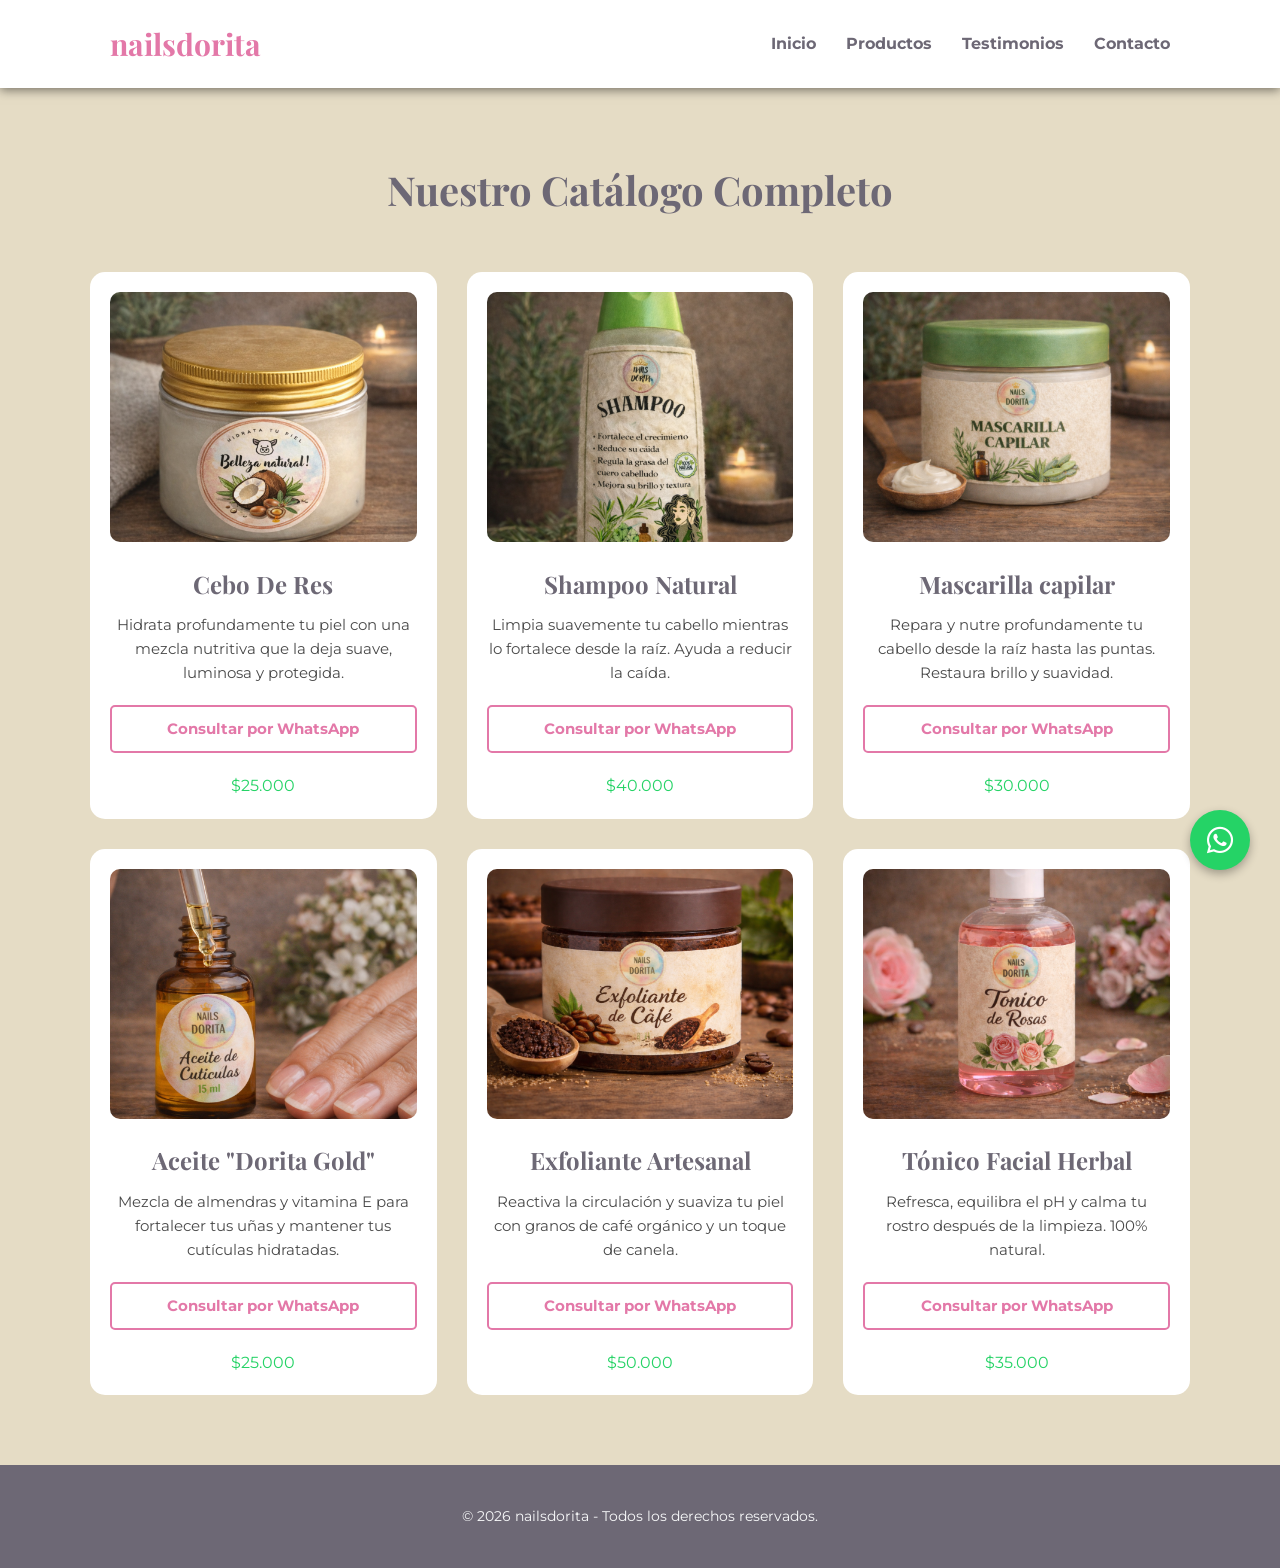
<file: Productos.html>
<!DOCTYPE html>
<html lang="es">
<head>
    <meta charset="UTF-8">
    <meta name="viewport" content="width=device-width, initial-scale=1.0">
    <title>Productos | Nails Dorita</title>
    <link href="https://fonts.googleapis.com/css2?family=Playfair+Display:ital,wght@0,400;0,700;1,400&family=Montserrat:wght@300;400;600&display=swap" rel="stylesheet">
    <link rel="stylesheet" href="https://cdnjs.cloudflare.com/ajax/libs/font-awesome/6.0.0/css/all.min.css">
    <link rel="stylesheet" href="style.css">
</head>
<body>

    <a href="https://wa.me/573126147597" class="boton-whatsapp" target="_blank">
        <i class="fab fa-whatsapp"></i>
    </a>

    <header>
        <div class="barra-navegacion">
            <div class="logotipo">nailsdorita</div>
            <nav class="navegacion">
                <input type="checkbox" id="check-menu">
                <label for="check-menu" class="menu-toggle">
                    <span></span>
                    <span></span>
                    <span></span>
                </label>
                <ul>
                    <li><a href="index.html">Inicio</a></li>
                    <li><a href="Productos.html">Productos</a></li>
                    <li><a href="index.html#testimonios">Testimonios</a></li>
                    <li><a href="index.html#contacto">Contacto</a></li>
                </ul>
            </nav>
        </div>
    </header>

    <section id="productos" class="seccion-productos">
        <div class="margenes-pagina">
            <h2 class="titulo-principal">Nuestro Catálogo Completo</h2>
            
            <div class="rejilla-productos">
                
                <div class="carta-producto">
                    <a href="CeboRes.html" style="text-decoration: none; color: inherit;">
                        <div class="marco-foto">
                            <img src="CeboRes.png" alt="Cebo De Res">
                        </div>
                        <h3>Cebo De Res</h3>
                        <p>Hidrata profundamente tu piel con una mezcla nutritiva que la deja suave, luminosa y protegida.</p>
                    </a>
                    <a href="https://wa.me/573126147597?text=Hola%20Dorita,%20me%20interesa%20la%20Cebo%20de%20Res" target="_blank" class="boton-linea-rosada">Consultar por WhatsApp</a>
                    <span>$25.000</span>
                </div>

                <div class="carta-producto">
                    <a href="shampooNatural.html" style="text-decoration: none; color: inherit;">
                        <div class="marco-foto">
                            <img src="ChampúNatural.png" alt="Shampoo Natural">
                        </div>
                        <h3>Shampoo Natural</h3>
                        <p>Limpia suavemente tu cabello mientras lo fortalece desde la raíz. Ayuda a reducir la caída.</p>
                    </a>
                    <a href="https://wa.me/573126147597?text=Hola%20Dorita,%20me%20interesa%20el%20Shampoo%20Natural" target="_blank" class="boton-linea-rosada">Consultar por WhatsApp</a>
                    <span>$40.000</span>
                </div>

                <div class="carta-producto">
                    <a href="MascarillaCapilar.html" style="text-decoration: none; color: inherit;">
                        <div class="marco-foto">
                            <img src="MascarillaCapilar.png" alt="Mascarilla Capilar">
                        </div>
                        <h3>Mascarilla capilar</h3>
                        <p>Repara y nutre profundamente tu cabello desde la raíz hasta las puntas. Restaura brillo y suavidad.</p>
                    </a>
                    <a href="https://wa.me/573126147597?text=Hola%20Dorita,%20me%20interesa%20la%20Mascarilla%20Capilar" target="_blank" class="boton-linea-rosada">Consultar por WhatsApp</a>
                    <span>$30.000</span>
                </div>

                <div class="carta-producto">
                    <a href="AceiteCuticulas.html" style="text-decoration: none; color: inherit;">
                        <div class="marco-foto">
                            <img src="Aceite de cutículas.png" alt="Aceite de Cutículas">
                        </div>
                        <h3>Aceite "Dorita Gold"</h3>
                        <p>Mezcla de almendras y vitamina E para fortalecer tus uñas y mantener tus cutículas hidratadas.</p>
                    </a>
                    <a href="https://wa.me/573126147597?text=Hola%20Dorita,%20me%20interesa%20el%20Aceite%20Gold" target="_blank" class="boton-linea-rosada">Consultar por WhatsApp</a>
                    <span>$25.000</span>
                </div>

                <div class="carta-producto">
                    <a href="ExfolianteCafe.html" style="text-decoration: none; color: inherit;">
                        <div class="marco-foto">
                            <img src="Exfoliante de cafe.png" alt="Exfoliante de Café">
                        </div>
                        <h3>Exfoliante Artesanal</h3>
                        <p>Reactiva la circulación y suaviza tu piel con granos de café orgánico y un toque de canela.</p>
                    </a>
                    <a href="https://wa.me/573126147597?text=Hola%20Dorita,%20me%20interesa%20el%20Exfoliante%20de%20Cafe" target="_blank" class="boton-linea-rosada">Consultar por WhatsApp</a>
                    <span>$50.000</span>
                </div>

                <div class="carta-producto">
                    <a href="TonicoRosas.html" style="text-decoration: none; color: inherit;">
                        <div class="marco-foto">
                            <img src="Tónico de Rosas.png" alt="Tónico de Rosas">
                        </div>
                        <h3>Tónico Facial Herbal</h3>
                        <p>Refresca, equilibra el pH y calma tu rostro después de la limpieza. 100% natural.</p>
                    </a>
                    <a href="https://wa.me/573126147597?text=Hola%20Dorita,%20me%20interesa%20el%20Tonico%20Facial" target="_blank" class="boton-linea-rosada">Consultar por WhatsApp</a>
                    <span>$35.000</span>
                </div>

            </div>
        </div>
    </section>

    <footer>
        <p>&copy; 2026 nailsdorita - Todos los derechos reservados.</p>
    </footer>

</body>
</html>
</file>
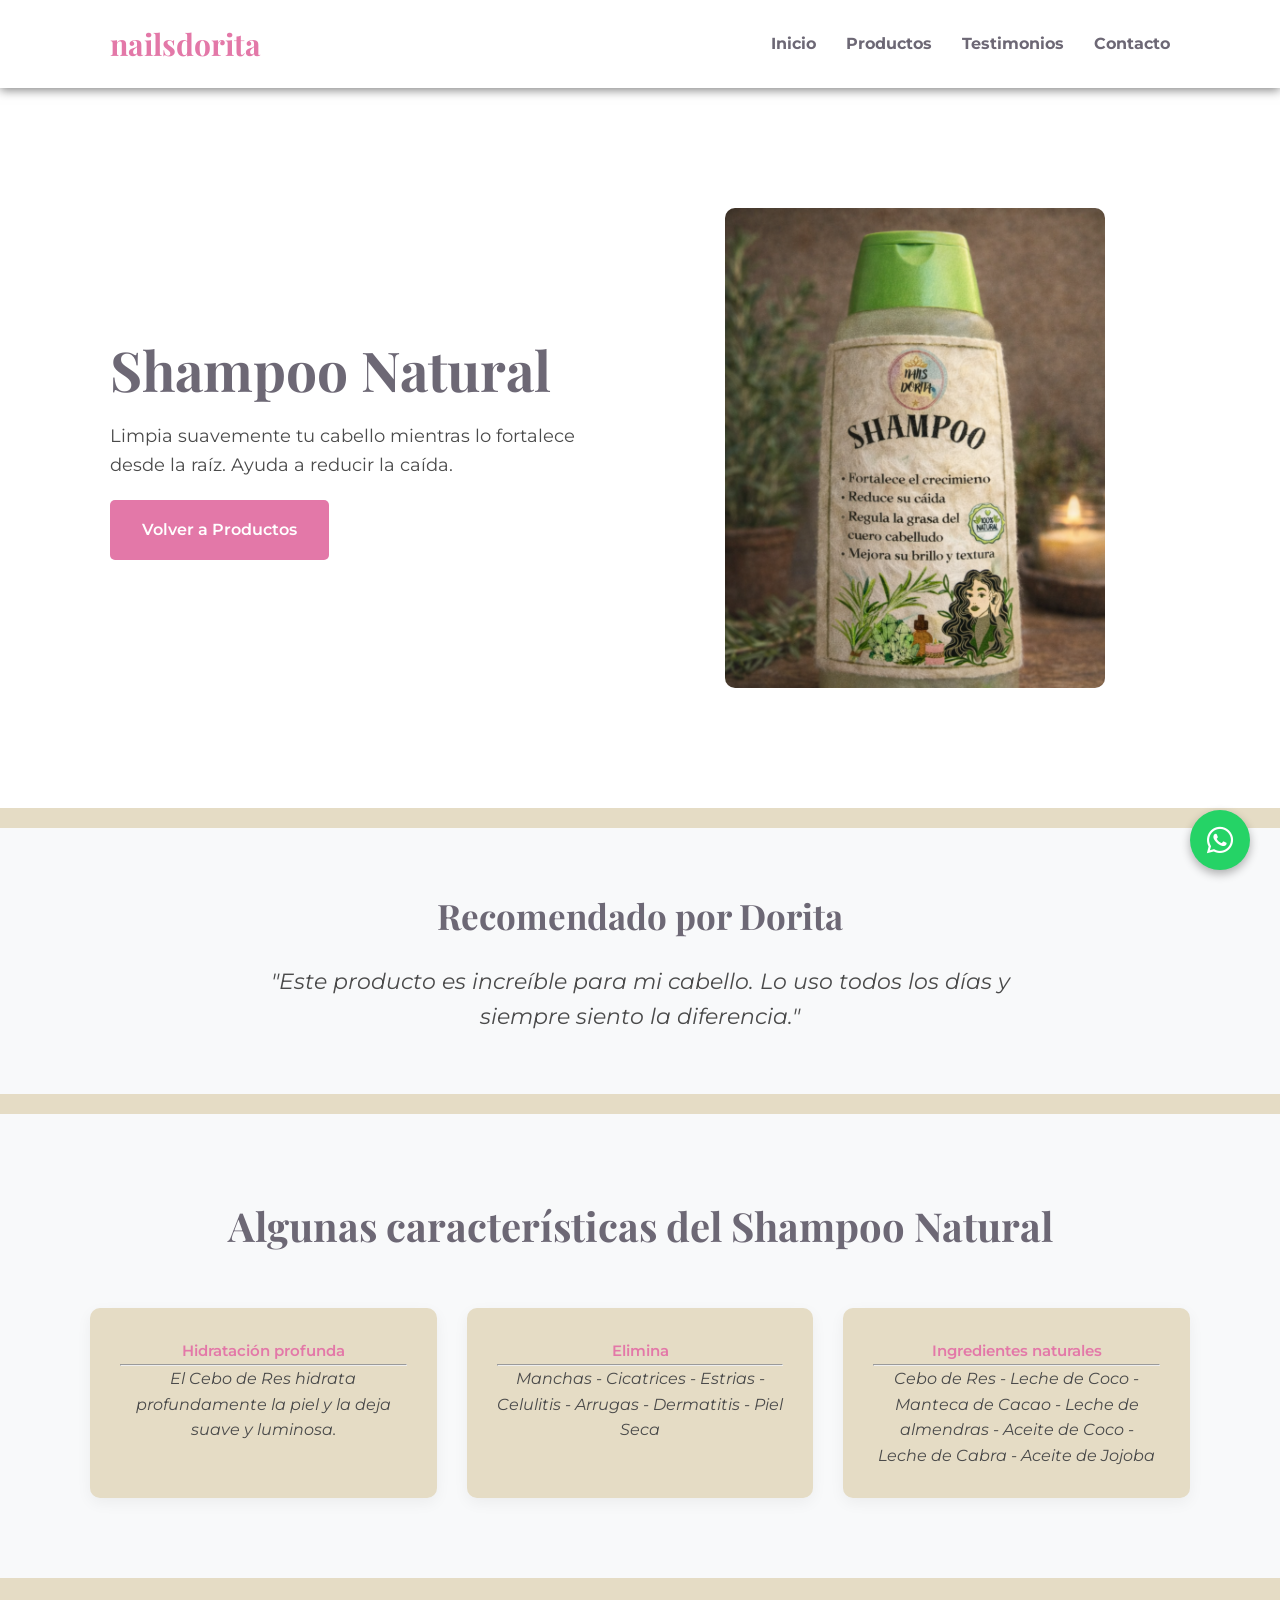
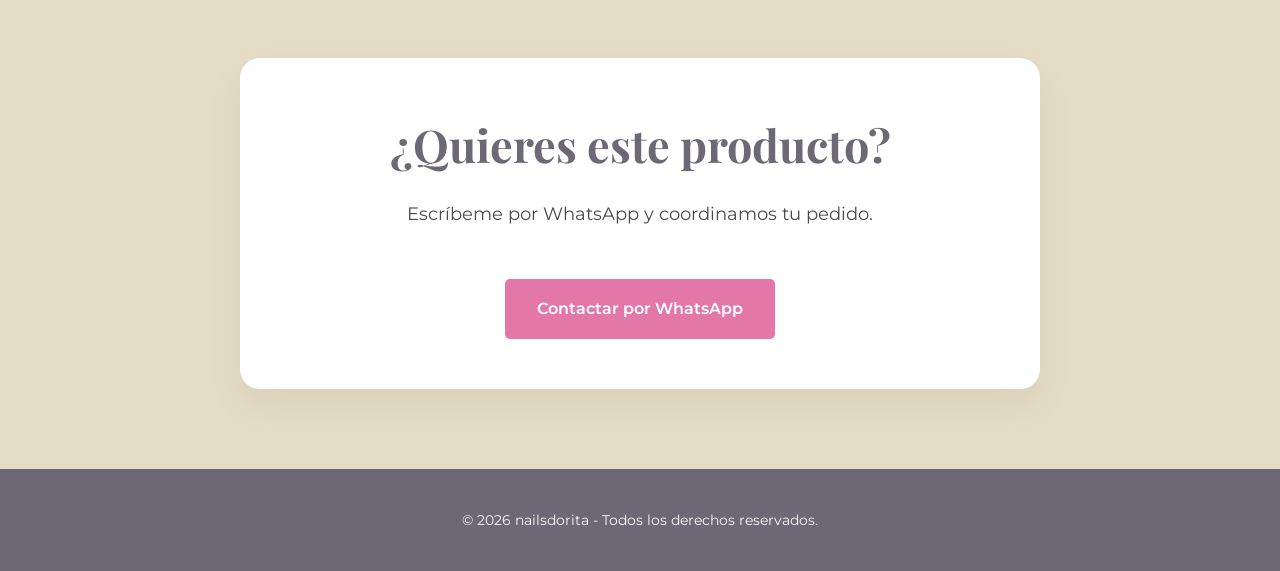
<file: shampooNatural.html>
<!DOCTYPE html>
<html lang="es">
<head>
    <meta charset="UTF-8">
    <meta name="viewport" content="width=device-width, initial-scale=1.0">
    <title>Nails Dorita | Cuidado Natural & Lujo</title>
    <link href="https://fonts.googleapis.com/css2?family=Playfair+Display:ital,wght@0,400;0,700;1,400&family=Montserrat:wght@300;400;600&display=swap" rel="stylesheet">
    <link rel="stylesheet" href="https://cdnjs.cloudflare.com/ajax/libs/font-awesome/6.0.0/css/all.min.css">
    <link rel="stylesheet" href="style.css">
</head>
<body>

    <a href="https://wa.me/573126147597" class="boton-whatsapp" target="_blank">
        <i class="fab fa-whatsapp"></i>
    </a>

    <header>
        <div class="barra-navegacion">
            <div class="logotipo">nailsdorita</div>
            <nav class="navegacion">
                <input type="checkbox" id="check-menu">
                <label for="check-menu" class="menu-toggle">
                    <span></span>
                    <span></span>
                    <span></span>
                </label>
                <ul>
                    <li><a href="index.html">Inicio</a></li>
                    <li><a href="Productos.html">Productos</a></li>
                    <li><a href="#testimonios">Testimonios</a></li>
                    <li><a href="#contacto">Contacto</a></li>
                </ul>
            </nav>
        </div>
    </header>

    <main>
        <section id="inicio" class="portada">
            <div class="contenido-portada">
                <div class="texto-portada">
                    <h1>Shampoo Natural</h1>
                    <p>Limpia suavemente tu cabello mientras lo fortalece desde la raíz. Ayuda a reducir la caída.</p>
                    <a href="Productos.html" class="boton-rosado">Volver a Productos</a>
                </div>
                <div class="foto-portada">
                    <img src="ChampúNatural.png" alt="Shampoo Natural">
                </div>
            </div>
        </section>

        <section class="acerca-de">
            <div class="margenes-pagina">
                <h2>Recomendado por Dorita</h2>
                <p>"Este producto es increíble para mi cabello. Lo uso todos los días y siempre siento la diferencia."</p>
            </div>
        </section>

        <section id="testimonios" class="seccion-testimonios">
            <div class="margenes-pagina">
                <h2 class="titulo-principal">Algunas características del Shampoo Natural</h2>
                <div class="rejilla-testimonios">
                    <div class="carta-testimonio">
                        <span>Hidratación profunda</span><hr>
                        <p>El Cebo de Res hidrata profundamente la piel y la deja suave y luminosa.</p>
                    </div>
                    <div class="carta-testimonio">
                        <span>Elimina</span><hr>
                        <p>Manchas - Cicatrices - Estrias - Celulitis - Arrugas - Dermatitis - Piel Seca</p>
                    </div>
                    <div class="carta-testimonio">
                        <span>Ingredientes naturales</span><hr>
                        <p>Cebo de Res - Leche de Coco - Manteca de Cacao - Leche de almendras - Aceite de Coco - Leche de Cabra - Aceite de Jojoba</p>
                    </div>
                </div>
            </div>
        </section>

        <section id="contacto" class="seccion-contacto">
            <div class="margenes-pagina">
                <div class="banner-contacto">
                    <h2>¿Quieres este producto?</h2>
                    <p>Escríbeme por WhatsApp y coordinamos tu pedido.</p>

                    <a href="https://wa.me/573126147597?text=Hola%20Dorita,%20me%20interesa%20el%20Cebo%20de%20Res" target="_blank" class="boton-rosado">Contactar por WhatsApp</a>
                </div>
            </div>
        </section>
    </main>

    <footer>
        <p>&copy; 2026 nailsdorita - Todos los derechos reservados.</p>
    </footer>
</body>
</html>
</file>
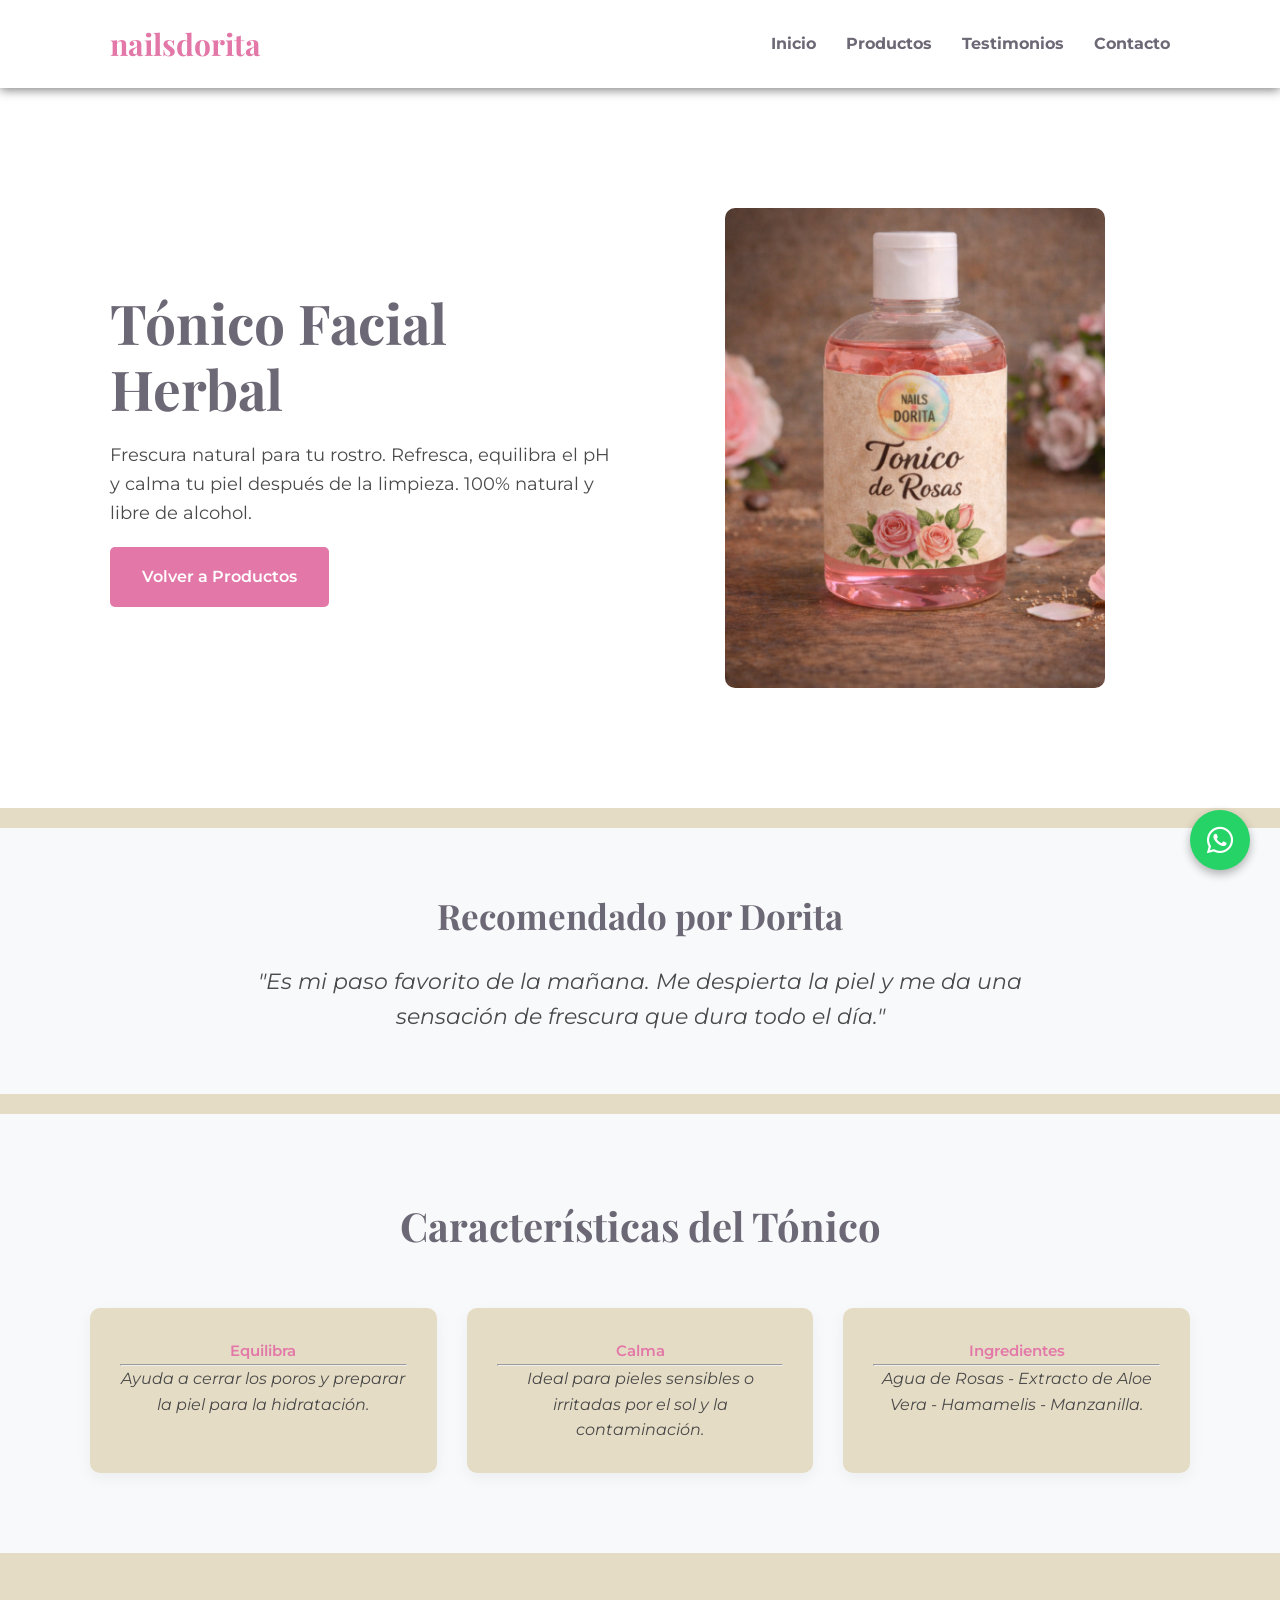
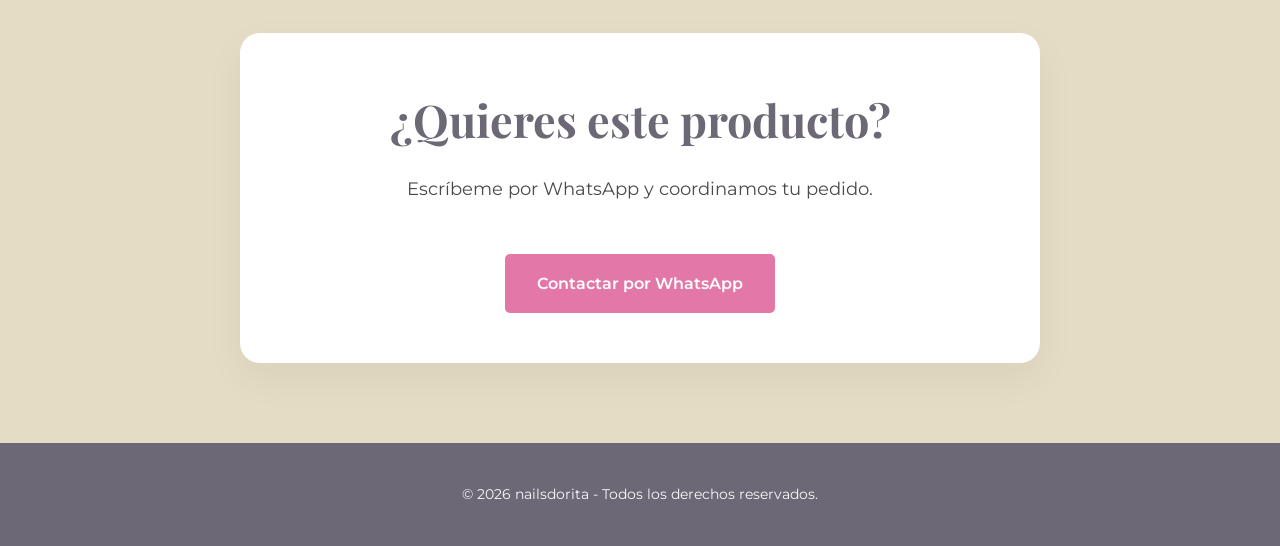
<file: TonicoRosas.html>
<!DOCTYPE html>
<html lang="es">
<head>
    <meta charset="UTF-8">
    <meta name="viewport" content="width=device-width, initial-scale=1.0">
    <title>Tónico Herbal | Nails Dorita</title>
    <link href="https://fonts.googleapis.com/css2?family=Playfair+Display:ital,wght@0,400;0,700;1,400&family=Montserrat:wght@300;400;600&display=swap" rel="stylesheet">
    <link rel="stylesheet" href="https://cdnjs.cloudflare.com/ajax/libs/font-awesome/6.0.0/css/all.min.css">
    <link rel="stylesheet" href="style.css">
</head>
<body>

    <a href="https://wa.me/573126147597" class="boton-whatsapp" target="_blank">
        <i class="fab fa-whatsapp"></i>
    </a>

    <header>
        <div class="barra-navegacion">
            <div class="logotipo">nailsdorita</div>
            <nav class="navegacion">
                <input type="checkbox" id="check-menu">
                <label for="check-menu" class="menu-toggle">
                    <span></span><span></span><span></span>
                </label>
                <ul>
                    <li><a href="index.html">Inicio</a></li>
                    <li><a href="Productos.html">Productos</a></li>
                    <li><a href="index.html#testimonios">Testimonios</a></li>
                    <li><a href="index.html#contacto">Contacto</a></li>
                </ul>
            </nav>
        </div>
    </header>

    <main>
        <section class="portada">
            <div class="contenido-portada">
                <div class="texto-portada">
                    <h1>Tónico Facial Herbal</h1>
                    <p>Frescura natural para tu rostro. Refresca, equilibra el pH y calma tu piel después de la limpieza. 100% natural y libre de alcohol.</p>
                    <a href="Productos.html" class="boton-rosado">Volver a Productos</a>
                </div>
                <div class="foto-portada">
                    <img src="Tónico de Rosas.png" alt="Tónico de Rosas">
                </div>
            </div>
        </section>

        <section class="acerca-de">
            <div class="margenes-pagina">
                <h2>Recomendado por Dorita</h2>
                <p>"Es mi paso favorito de la mañana. Me despierta la piel y me da una sensación de frescura que dura todo el día."</p>
            </div>
        </section>

        <section class="seccion-testimonios">
            <div class="margenes-pagina">
                <h2 class="titulo-principal">Características del Tónico</h2>
                <div class="rejilla-testimonios">
                    <div class="carta-testimonio">
                        <span>Equilibra</span><hr>
                        <p>Ayuda a cerrar los poros y preparar la piel para la hidratación.</p>
                    </div>
                    <div class="carta-testimonio">
                        <span>Calma</span><hr>
                        <p>Ideal para pieles sensibles o irritadas por el sol y la contaminación.</p>
                    </div>
                    <div class="carta-testimonio">
                        <span>Ingredientes</span><hr>
                        <p>Agua de Rosas - Extracto de Aloe Vera - Hamamelis - Manzanilla.</p>
                    </div>
                </div>
            </div>
        </section>

        <section class="seccion-contacto">
            <div class="margenes-pagina">
                <div class="banner-contacto">
                    <h2>¿Quieres este producto?</h2>
                    <p>Escríbeme por WhatsApp y coordinamos tu pedido.</p>
                    <a href="https://wa.me/573126147597?text=Hola%20Dorita,%20me%20interesa%20el%20Tonico%20Facial" target="_blank" class="boton-rosado">Contactar por WhatsApp</a>
                </div>
            </div>
        </section>
    </main>

    <footer>
        <p>&copy; 2026 nailsdorita - Todos los derechos reservados.</p>
    </footer>
</body>
</html>
</file>
<file: style.css>
* {
    margin: 0;
    padding: 0;
    box-sizing: border-box;
    transition: 0.3s;
}

html {
    font-size: 62.5%; 
    scroll-behavior: smooth;
}

body {
    font-family: 'Montserrat', sans-serif;
    background-color: #E5DCC5;
    color: #4A4A4A;
    line-height: 1.6;
    font-size: 1.6rem; 
}

h1, h2, h3 {
    font-family: 'Playfair Display', serif;
    color: #6D6875;
}

a {
    text-decoration: none;
}

.margenes-pagina {
    max-width: 110rem;
    margin: 0 auto;
}

header {
    background: white;
    padding: 2rem 0;
    position: sticky;
    top: 0;
    z-index: 999;
    box-shadow: 0 0.2rem 1rem rgba(0,0,0,0.5);
}

header:hover {
    box-shadow: 0 0.5rem 2rem rgba(0,0,0,0.5);
}

.barra-navegacion {
    display: flex;
    justify-content: space-between;
    align-items: center;
    max-width: 110rem;
    margin: 0 auto;
    padding: 0 2rem;
    position: relative;
}

.logotipo {
    font-family: 'Playfair Display', serif;
    font-size: 3rem;
    font-weight: bold;
    color: #e378a8;
}

#check-menu {
    display: none;
}

.menu-toggle {
    display: none;
    flex-direction: column;
    justify-content: space-between;
    width: 3rem;
    height: 2rem;
    cursor: pointer;
}

.menu-toggle span {
    width: 100%;
    height: 0.3rem;
    background-color: #e378a8;
    border-radius: 0.5rem;
}

nav ul {
    display: flex;
    list-style: none;
}

nav ul li a {
    color: #6D6875;
    margin-left: 3rem;
    font-weight: 700;
    font-size: 1.6rem;
}

nav ul li a:hover {
    color: #e378a8;
}

.portada {
    min-height: 80vh;
    display: flex;
    align-items: center;
    background: white;
}

.contenido-portada {
    display: flex;
    align-items: center;
    justify-content: space-between;
    max-width: 110rem; 
    margin: 0 auto;
    padding: 4rem 2rem;
    gap: 4rem;
}

.texto-portada {
    flex: 1;
}

.texto-portada h1 {
    font-size: 5.5rem; 
    margin-bottom: 2rem;
    line-height: 1.2;
}

.texto-portada p {
    font-size: 1.8rem;
}

.foto-portada {
    flex: 1;
    display: flex;
    justify-content: center;
}

.foto-portada img {
    width: 100%;
    max-width: 38rem;
    height: 48rem;
    border-radius: 1rem;
    object-fit: cover;
}

.foto-portada:hover img {
    transform: scale(1.02);
    box-shadow: 0 2rem 5rem rgba(0,0,0,0.5);
}

.boton-rosado {
    display: inline-block;
    padding: 1.5rem 3rem;
    background: #e378a8;
    color: white;
    text-decoration: none;
    border-radius: 0.5rem;
    margin-top: 2rem;
    cursor: pointer;
    font-family: 'Montserrat', sans-serif;
    font-weight: 600;
    font-size: 1.6rem;
    border: 0.2rem solid transparent; 
}

.boton-rosado:hover {
    color: #e378a8;
    background: white;
    border: 0.2rem solid #e378a8;
    transform: translateY(-0.3rem);
}

.acerca-de {
    padding: 6rem 0;
    text-align: center;
    background-color: #F8F9FA;
    margin: 2rem 0;
}

.acerca-de h2 {
    font-size: 3.5rem;
    margin-bottom: 2rem;
}

.acerca-de p {
    font-size: 2.2rem;
    font-style: italic;
    max-width: 80rem;
    margin: 0 auto;
}

.seccion-productos {
    padding: 7rem 0;
}

.titulo-principal {
    text-align: center;
    font-size: 4rem;
    margin-bottom: 5rem;
}

.rejilla-productos {
    display: flex;       
    flex-wrap: wrap;     
    gap: 3rem;           
    justify-content: center; 
}

.carta-producto {
    background: white; 
    padding: 2rem;
    border-radius: 1.5rem;
    text-align: center;
    flex: 1 1 30rem; 
    max-width: 35rem;  
}

.carta-producto h3 {
    font-size: 2.4rem;
    margin-bottom: 1rem;
}

.carta-producto:hover h3 {
    color: #e378a8;
}

.carta-producto p {
    font-size: 1.5rem;
}

.carta-producto span {
    color: #25d366;
}

.carta-producto:hover {
    transform: translateY(-1rem);
    box-shadow: 0 1rem 2rem rgba(0,0,0,0.5);
}

.marco-foto img {
    width: 100%;
    height: 25rem;
    object-fit: cover;
    border-radius: 1rem;
    margin-bottom: 1.5rem;
}

.boton-linea-rosada {
    display: block;
    color: #e378a8;
    text-decoration: none;
    font-weight: bold;
    font-size: 1.5rem;
    border: 0.2rem solid #e378a8;
    padding: 1rem;
    border-radius: 0.5rem;
    background: transparent;
    margin: 2rem 0 2rem 0;
}

.boton-linea-rosada:hover {
    background: #e378a8;
    color: white;
}

.seccion-testimonios {
    padding: 8rem 0;
    background-color: #F8F9FA;
}

.rejilla-testimonios {
    display: flex;       
    flex-wrap: wrap;     
    gap: 3rem;           
    justify-content: center; 
}

.carta-testimonio {
    background: #E5DCC5;
    padding: 3rem;
    border-radius: 1rem;
    box-shadow: 0 0.5rem 1.5rem rgba(0,0,0,0.05);
    text-align: center;
    flex: 1 1 30rem; 
    max-width: 40rem; 
}

.carta-testimonio p {
    font-style: italic;
    font-size: 1.6rem;
}

.carta-testimonio span {
    font-weight: 600;
    color: #e378a8;
    font-size: 1.5rem;
}

.seccion-contacto {
    padding: 8rem 0;
    background-color: #E5DCC5;
    text-align: center;
}

.banner-contacto {
    background: white;
    padding: 5rem 3rem;
    border-radius: 2rem;
    max-width: 80rem;
    margin: 0 auto;
    box-shadow: 0 1.5rem 4rem rgba(0,0,0,0.05);
}

.banner-contacto:hover {
    transform: translateY(-0.5rem);
    box-shadow: 0 2rem 5rem rgba(0,0,0,0.5);
}

.banner-contacto:hover h2 {
    color: #e378a8;
}

.banner-contacto h2 {
    font-size: 4.5rem;
    margin-bottom: 2rem;
}

.banner-contacto p {
    font-size: 1.8rem;
    max-width: 60rem;
    margin: 0 auto 3rem;
}

.formulario-contacto {
    max-width: 50rem;
    margin: 2rem auto 3rem;
    display: flex;
    flex-direction: column;
    gap: 1.5rem;
}

.campo input, .campo textarea {
    width: 100%;
    padding: 1.2rem;
    border: 0.1rem solid #6D6875;
    border-radius: 0.5rem;
    font-family: 'Montserrat', sans-serif;
    font-size: 1.6rem;
    background: #F8F9FA;
}

.campo textarea {
    height: 12rem;
    resize: none;
}

.campo input:focus, .campo textarea:focus {
    outline: none;
    border-color: #e378a8;
    background: white;
}

.info-adicional p {
    font-size: 1.6rem;
    margin-bottom: 1rem;
    color: #6D6875;
    font-weight: 600;
}

.info-adicional:hover a p {
    color: #e378a8;
}

.redes-sociales-banner a {
    color: #6D6875;
    font-size: 2.5rem;
    display: inline-block;
    margin-top: 2rem; 
}

.redes-sociales-banner a:hover {
    color: #e378a8;
}

.boton-whatsapp {
    position: fixed;
    bottom: 3rem;
    right: 3rem;
    background: #25d366;
    color: white;
    width: 6rem;
    height: 6rem;
    border-radius: 50%;
    display: flex;
    justify-content: center;
    align-items: center;
    font-size: 3rem;
    z-index: 1000;
    box-shadow: 0 0.4rem 1rem rgba(0,0,0,0.3);
    text-decoration: none;
}

footer {
    text-align: center;
    padding: 4rem;
    background: #6D6875;
    color: white;
    font-size: 1.4rem;
}

footer p{
    color: #F8F9FA;
}

p {
    color: #4A4A4A;
}

.slider-contenedor {
    width: 100%;
    max-width: 38rem;
    height: 48rem;
    overflow: hidden;
    border-radius: 1rem;
    box-shadow: 0 1rem 3rem rgba(0,0,0,0.2);
}

.slider-fotos {
    display: flex;
    width: 600%; 
    height: 100%;
    animation: carrusel6fotos 12s infinite; 
}

.slider-fotos img {
    width: 16.666%; 
    height: 100%;
    object-fit: cover;
}

@keyframes carrusel6fotos {
    0% { transform: translateX(0); }
    13.66% { transform: translateX(0); } 
    
    16.66% { transform: translateX(-16.666%); }
    30.33% { transform: translateX(-16.666%); } 
    
    33.33% { transform: translateX(-33.332%); }
    47.00% { transform: translateX(-33.332%); } 
    
    50.00% { transform: translateX(-49.998%); }
    63.66% { transform: translateX(-49.998%); } 
    
    66.66% { transform: translateX(-66.664%); }
    80.33% { transform: translateX(-66.664%); } 
    
    83.33% { transform: translateX(-83.330%); }
    97.00% { transform: translateX(-83.330%); } 
    
    100% { transform: translateX(0); }
}

@media (max-width: 768px) {
    html {
        font-size: 55%; 
    }

    .menu-toggle {
        display: flex;
    }

    nav ul {
        display: none;
        flex-direction: column;
        position: absolute;
        top: 100%;
        left: 0;
        width: 100%;
        background-color: white;
        padding: 2rem 0;
        text-align: center;
        box-shadow: 0 1rem 1rem rgba(0,0,0,0.05);
        z-index: 1000;
    }

    nav ul li {
        margin: 1.5rem 0;
    }

    nav ul li a {
        margin-left: 0;
        display: block;
    }

    #check-menu:checked ~ ul {
        display: flex;
    }

    .contenido-portada {
        flex-direction: column-reverse;
        text-align: center;
        gap: 2rem;
    }

    .texto-portada h1 {
        font-size: 3.8rem;
    }

    .banner-contacto h2 {
        font-size: 3.2rem;
    }
}
</file>
